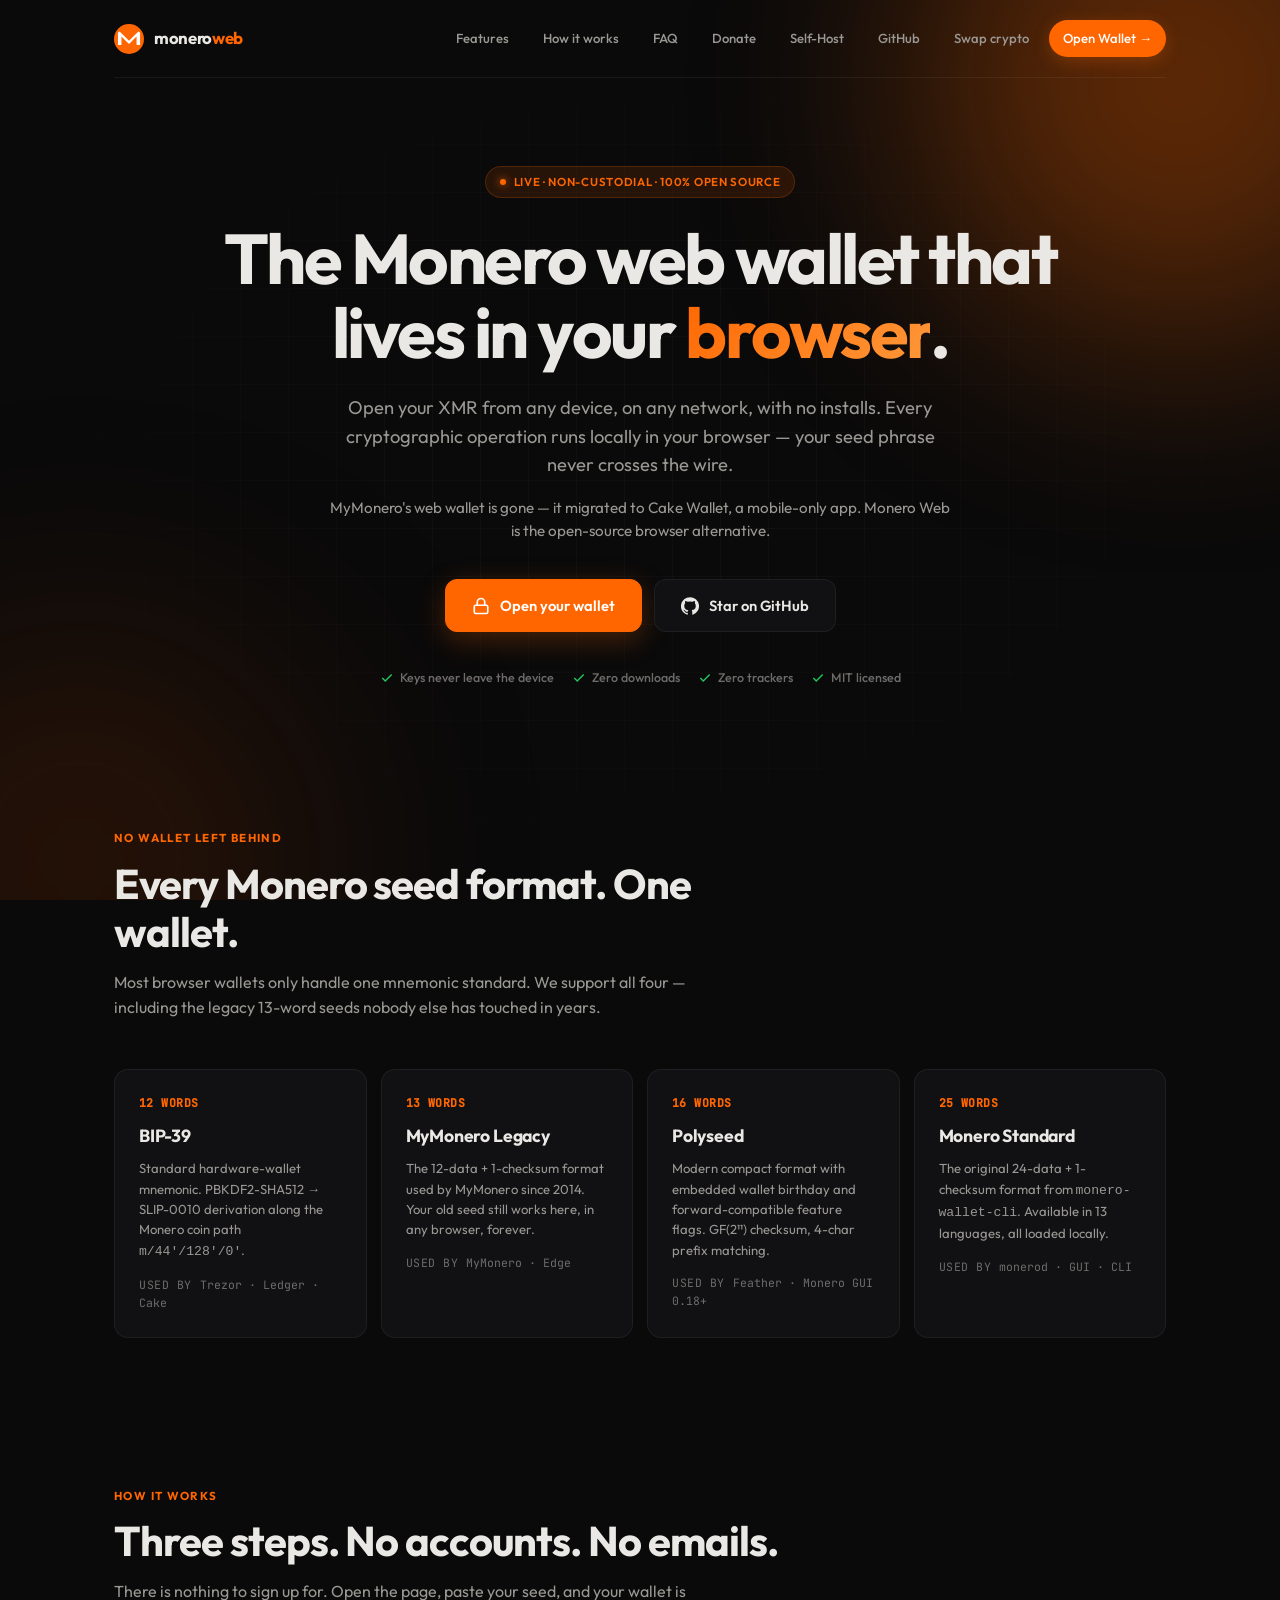
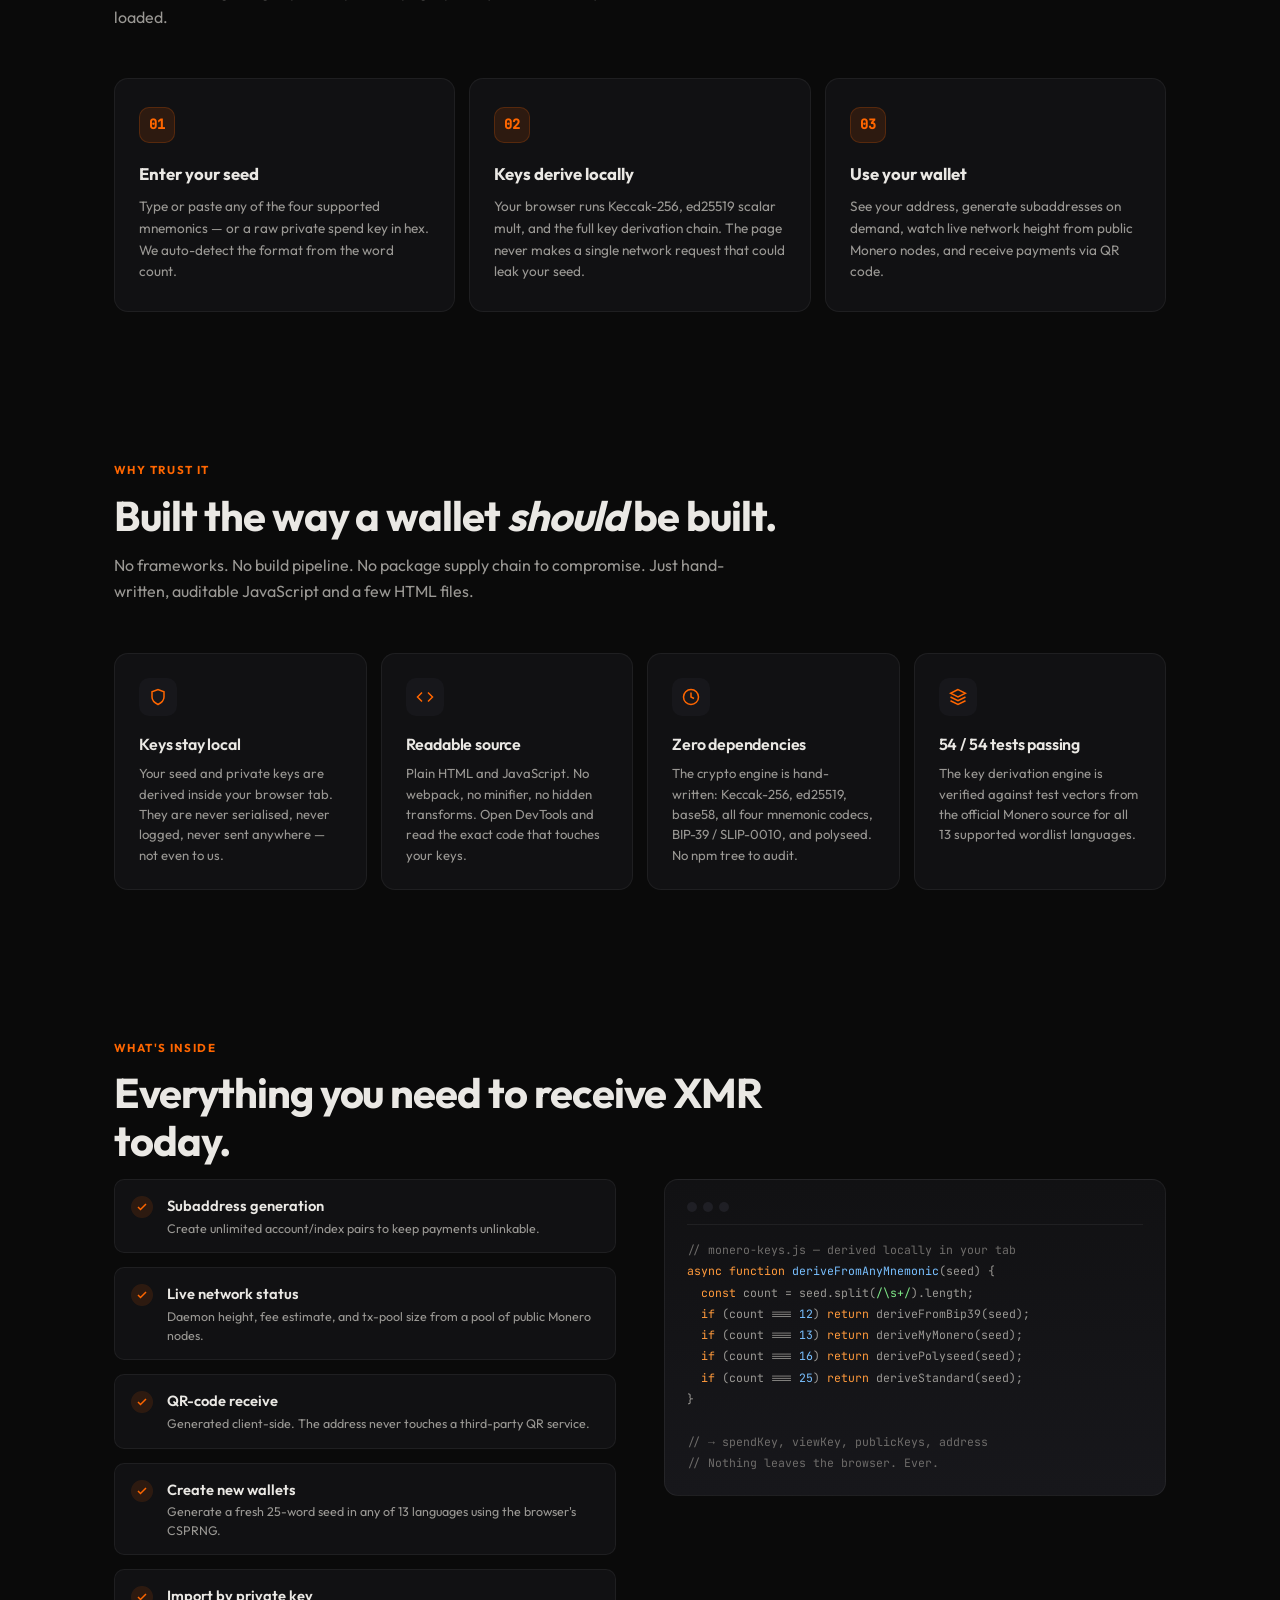
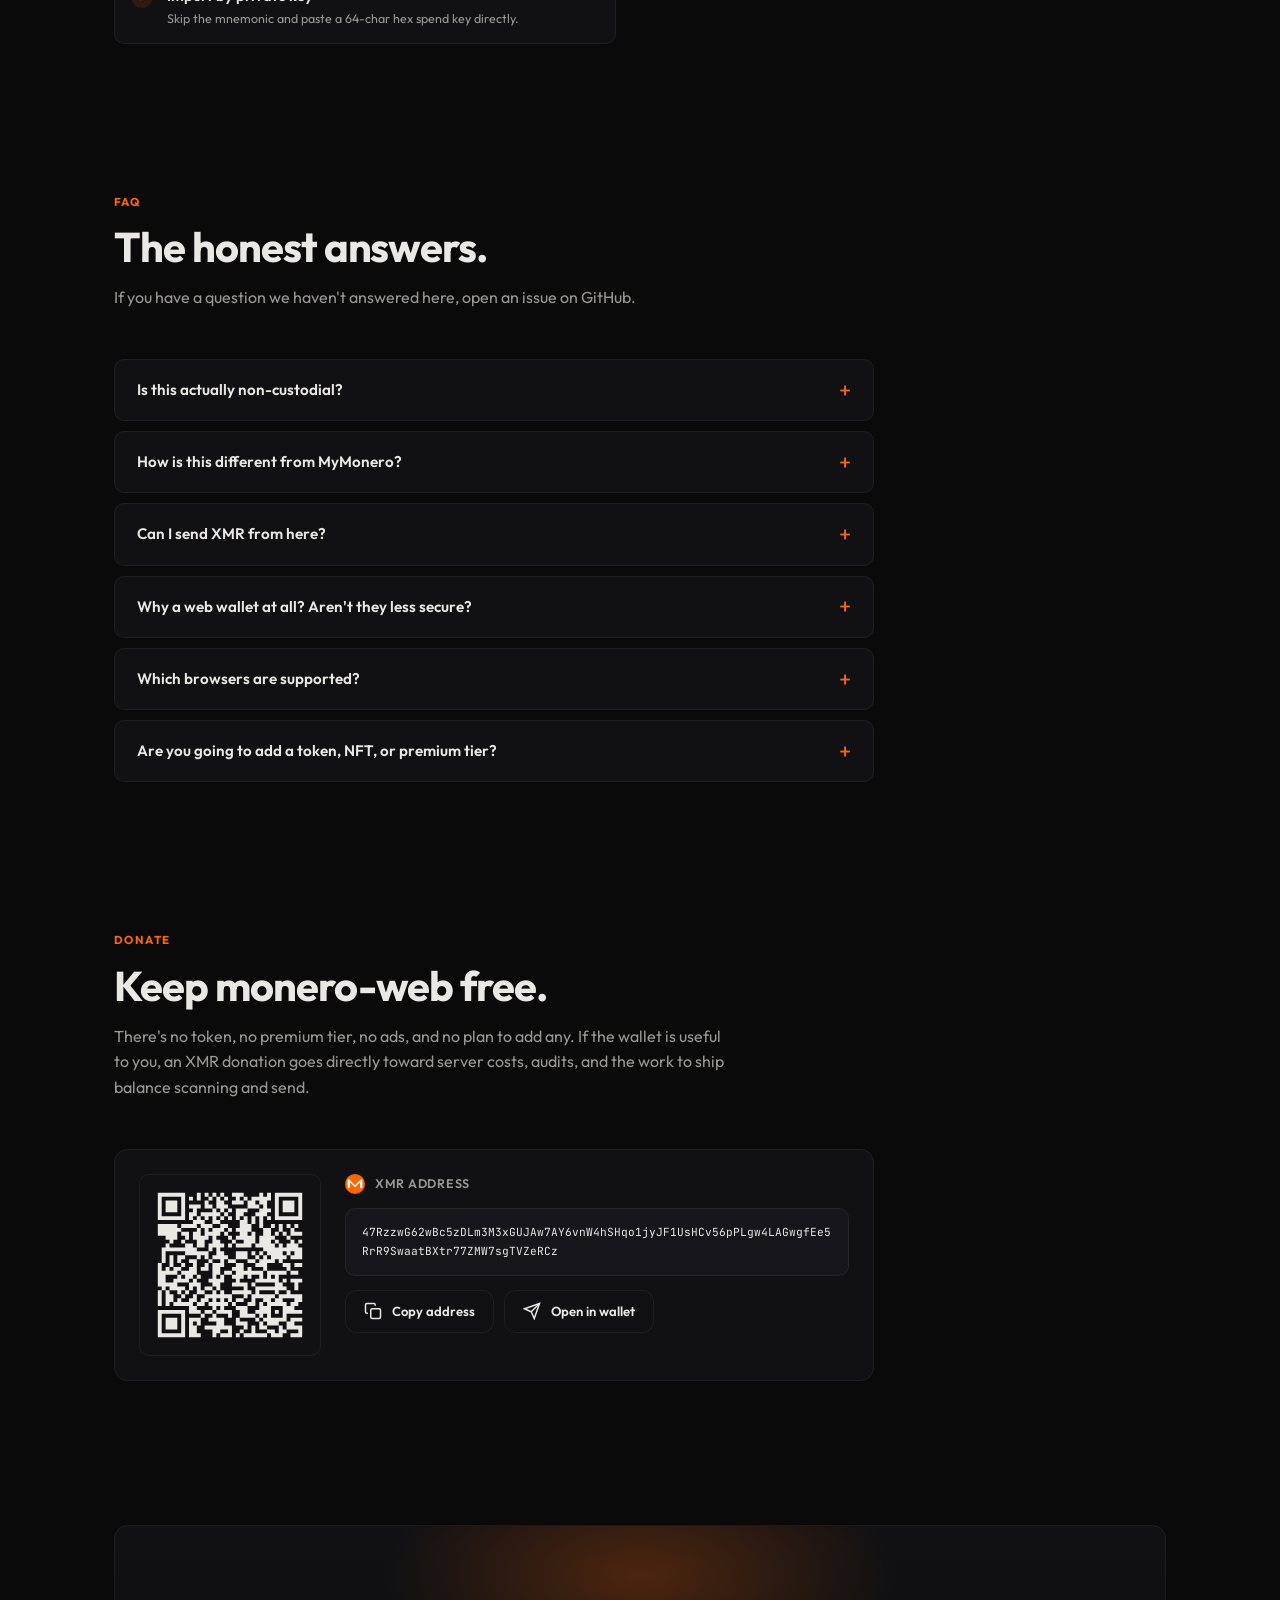
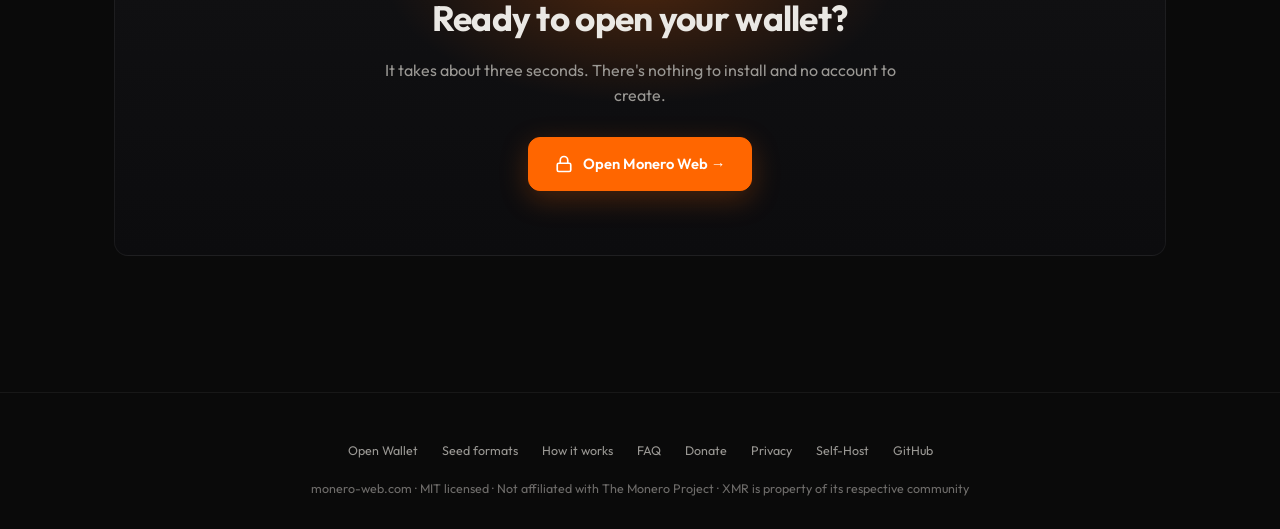
<file: index.html>
<!DOCTYPE html>
<html lang="en">
<head>
<meta charset="UTF-8">
<meta name="viewport" content="width=device-width, initial-scale=1.0">
<title>Monero Web — Free Open-Source Monero Web Wallet | MyMonero Alternative</title>
<meta name="description" content="Free, open-source Monero web wallet — the browser alternative now that MyMonero's web wallet is gone. Non-custodial, client-side signing. Supports BIP-39, MyMonero 13-word, Polyseed and 25-word seeds. No downloads. Your keys never leave your device.">
<meta name="keywords" content="monero wallet, xmr web wallet, monero browser wallet, mymonero alternative, polyseed, bip39 monero, non-custodial monero, open source xmr">
<link rel="canonical" href="https://monero-web.com">
<link rel="sitemap" type="application/xml" href="/sitemap.xml">

<meta property="og:title" content="Monero Web — Open-Source Monero Web Wallet in your Browser">
<meta property="og:description" content="Access your Monero from any browser. Four seed formats. Non-custodial. Open source. Zero downloads.">
<meta property="og:url" content="https://monero-web.com">
<meta property="og:type" content="website">
<meta property="og:image" content="https://monero-web.com/assets/social-card.png">
<meta property="og:image:width" content="1200">
<meta property="og:image:height" content="630">
<meta property="og:image:alt" content="monero-web — non-custodial Monero wallet in your browser. Supports BIP-39, MyMonero, Polyseed, and 25-word standard seeds.">
<meta name="twitter:card" content="summary_large_image">
<meta name="twitter:image" content="https://monero-web.com/assets/social-card.png">

<script type="application/ld+json">
{
  "@context": "https://schema.org",
  "@type": "WebApplication",
  "name": "Monero Web",
  "url": "https://monero-web.com",
  "description": "Free, open-source Monero web wallet. Non-custodial with client-side signing. Supports BIP-39, MyMonero 13-word, Polyseed and 25-word standard seeds.",
  "applicationCategory": "FinanceApplication",
  "operatingSystem": "Any modern browser",
  "offers": { "@type": "Offer", "price": "0", "priceCurrency": "USD" },
  "isAccessibleForFree": true
}
</script>

<script type="application/ld+json">
{
  "@context": "https://schema.org",
  "@type": "Organization",
  "name": "Monero Web",
  "url": "https://monero-web.com",
  "logo": "https://monero-web.com/assets/social-card.png",
  "description": "Free, open-source, non-custodial Monero web wallet running entirely in the browser.",
  "sameAs": [
    "https://github.com/Medtabka/monero-web"
  ]
}
</script>

<script type="application/ld+json">
{
  "@context": "https://schema.org",
  "@type": "FAQPage",
  "mainEntity": [
    {
      "@type": "Question",
      "name": "Is this actually non-custodial?",
      "acceptedAnswer": {
        "@type": "Answer",
        "text": "Yes. Your seed and private keys never leave your browser tab. The wallet only talks to the network for read-only RPC calls (block height, fee estimate) — and those calls don't include any of your keys."
      }
    },
    {
      "@type": "Question",
      "name": "How is this different from MyMonero?",
      "acceptedAnswer": {
        "@type": "Answer",
        "text": "MyMonero was a light-wallet service that scanned the blockchain on your behalf using your view key. Monero Web runs the same architecture with a self-hosted light-wallet server (monero-lws). Your spend key never leaves your browser. The entire stack is open source and self-hostable."
      }
    },
    {
      "@type": "Question",
      "name": "Can I send XMR from this web wallet?",
      "acceptedAnswer": {
        "@type": "Answer",
        "text": "Yes. The wallet uses a light-wallet server (monero-lws) to scan the blockchain for your spendable outputs, then constructs and signs the transaction entirely in your browser using WebAssembly. Your spend key never leaves your browser tab."
      }
    },
    {
      "@type": "Question",
      "name": "Why a web wallet? Aren't they less secure?",
      "acceptedAnswer": {
        "@type": "Answer",
        "text": "A web wallet you can read the source of is no less secure than a desktop app — both run code on hardware you control. We mitigate supply-chain risk with zero npm dependencies, no build pipeline, and strict CSP. You can also clone the repo and serve it locally."
      }
    },
    {
      "@type": "Question",
      "name": "Which browsers are supported?",
      "acceptedAnswer": {
        "@type": "Answer",
        "text": "Anything modern with SubtleCrypto and BigInt — Chrome, Firefox, Safari, Brave, Edge, Tor Browser. No special permissions, no extensions."
      }
    },
    {
      "@type": "Question",
      "name": "Are you going to add a token, NFT, or premium tier?",
      "acceptedAnswer": {
        "@type": "Answer",
        "text": "No. The wallet is MIT-licensed, free, and will stay that way. There is no token, no fee, no premium plan."
      }
    }
  ]
}
</script>

<link rel="icon" type="image/svg+xml" href="/favicon.svg">
<link rel="icon" type="image/x-icon" href="/favicon.ico" sizes="any">
<link rel="stylesheet" href="/fonts/fonts.css">

<style>
:root {
  --bg:#0a0a0a; --surface:#111113; --surface-2:#17171b; --surface-3:#1f1f25;
  --border:rgba(255,255,255,0.06); --border-strong:rgba(255,255,255,0.12);
  --text:#eae8e4; --text-mid:#9a9894; --text-dim:#6e6c6a;
  --xmr:#ff6600; --xmr-dim:rgba(255,102,0,0.12); --xmr-glow:rgba(255,102,0,0.25);
  --success:#22c55e; --radius:14px; --radius-sm:10px;
}
*{margin:0;padding:0;box-sizing:border-box}
/* Stop the I-beam text caret from appearing on decorative UI when clicked.
   Re-enable selection for actual content people may want to copy. */
body{user-select:none;-webkit-user-select:none;cursor:default}
input,textarea{user-select:text;-webkit-user-select:text;cursor:text}
code,pre,.preview,.faq p{user-select:text;-webkit-user-select:text;cursor:text}
button,a,.btn,.faq summary{cursor:pointer}
html{background:var(--bg);color:var(--text);font-family:'Outfit',sans-serif;font-size:16px;-webkit-font-smoothing:antialiased;scroll-behavior:smooth}
body{min-height:100dvh;display:flex;flex-direction:column;overflow-x:hidden;line-height:1.6}
a{color:inherit;text-decoration:none}
img,svg{display:block}

.container{width:100%;max-width:1100px;margin:0 auto;padding:0 24px}

/* ── Ambient background ── */
.ambient{position:fixed;inset:0;z-index:0;pointer-events:none;overflow:hidden}
.orb{position:absolute;border-radius:50%;filter:blur(120px);opacity:.35}
.orb-1{width:520px;height:520px;background:#ff6600;top:-180px;right:-160px}
.orb-2{width:480px;height:480px;background:#7c2d00;bottom:-200px;left:-160px;opacity:.25}
.grid-bg{position:fixed;inset:0;z-index:1;background-image:linear-gradient(rgba(255,255,255,0.025) 1px,transparent 1px),linear-gradient(90deg,rgba(255,255,255,0.025) 1px,transparent 1px);background-size:48px 48px;mask-image:radial-gradient(ellipse at center,#000 25%,transparent 75%);pointer-events:none}

.page{position:relative;z-index:2;flex:1;display:flex;flex-direction:column}

/* ── Nav ── */
nav{padding:20px 0;display:flex;align-items:center;justify-content:space-between;border-bottom:1px solid var(--border)}
.logo{display:flex;align-items:center;gap:10px}
.logo svg{width:30px;height:30px}
.logo-text{font-size:1.05rem;font-weight:700;letter-spacing:-0.02em}
.logo-text span{color:var(--xmr)}
.nav-right{display:flex;align-items:center;gap:6px}
.nav-right a{color:var(--text-mid);font-size:.82rem;font-weight:500;padding:8px 14px;border-radius:100px;transition:all .25s}
.nav-right a:hover{color:var(--text);background:var(--surface-2)}
.nav-right a.cta{background:var(--xmr);color:#fff;box-shadow:0 4px 16px var(--xmr-glow)}
.nav-right a.cta:hover{background:#e85d00}

/* ── Hero ── */
.hero{padding:88px 0 64px;text-align:center}
.hero-badge{display:inline-flex;align-items:center;gap:8px;background:var(--xmr-dim);border:1px solid rgba(255,102,0,0.2);color:var(--xmr);font-size:.72rem;font-weight:600;padding:6px 14px;border-radius:100px;margin-bottom:24px;text-transform:uppercase;letter-spacing:.06em}
.hero-badge .dot{width:6px;height:6px;border-radius:50%;background:var(--xmr);box-shadow:0 0 8px var(--xmr)}
.hero h1{font-size:clamp(2.4rem,6vw,4.4rem);font-weight:800;letter-spacing:-0.035em;line-height:1.05;margin-bottom:24px}
.hero h1 .accent{background:linear-gradient(135deg,#ff6600 0%,#ff9a3c 100%);-webkit-background-clip:text;background-clip:text;color:transparent}
.hero p.lead{font-size:1.15rem;color:var(--text-mid);max-width:620px;margin:0 auto 36px;line-height:1.55}
.hero-cta{display:flex;gap:12px;justify-content:center;flex-wrap:wrap;margin-bottom:36px}
.btn{display:inline-flex;align-items:center;gap:10px;padding:14px 26px;border-radius:12px;font-family:'Outfit',sans-serif;font-size:.92rem;font-weight:600;cursor:pointer;border:1px solid var(--border);transition:all .25s;text-decoration:none}
.btn svg{width:18px;height:18px}
.btn-primary{background:var(--xmr);border-color:var(--xmr);color:#fff;box-shadow:0 8px 28px var(--xmr-glow)}
.btn-primary:hover{background:#e85d00;transform:translateY(-1px)}
.btn-ghost{background:var(--surface);color:var(--text)}
.btn-ghost:hover{background:var(--surface-2);border-color:var(--border-strong)}
.trust-strip{display:flex;gap:18px;justify-content:center;flex-wrap:wrap;color:var(--text-dim);font-size:.78rem;font-weight:500}
.trust-strip span{display:inline-flex;align-items:center;gap:6px}
.trust-strip svg{width:14px;height:14px;color:var(--success)}

/* ── Section ── */
section{padding:72px 0;position:relative}
.section-eyebrow{display:inline-block;font-size:.72rem;color:var(--xmr);font-weight:700;text-transform:uppercase;letter-spacing:.12em;margin-bottom:12px}
.section-title{font-size:clamp(1.8rem,3.5vw,2.6rem);font-weight:700;letter-spacing:-0.025em;line-height:1.15;margin-bottom:14px;max-width:680px}
.section-sub{color:var(--text-mid);font-size:1rem;max-width:620px;margin-bottom:48px}

/* ── Seed-format grid ── */
.seed-grid{display:grid;grid-template-columns:repeat(auto-fit,minmax(240px,1fr));gap:14px}
.seed-card{background:var(--surface);border:1px solid var(--border);border-radius:var(--radius);padding:24px;transition:all .25s;position:relative;overflow:hidden}
.seed-card:hover{border-color:var(--border-strong);transform:translateY(-2px)}
.seed-card .num{font-family:'JetBrains Mono',monospace;font-size:.72rem;color:var(--xmr);font-weight:600;margin-bottom:10px;letter-spacing:.04em}
.seed-card h3{font-size:1.1rem;font-weight:700;margin-bottom:8px;letter-spacing:-0.01em}
.seed-card p{font-size:.82rem;color:var(--text-mid);line-height:1.55;margin-bottom:14px}
.seed-card .users{font-size:.72rem;color:var(--text-dim);font-family:'JetBrains Mono',monospace}
.seed-card .users::before{content:"used by  ";color:var(--text-dim);text-transform:uppercase;letter-spacing:.05em}

/* ── How it works ── */
.steps{display:grid;grid-template-columns:repeat(auto-fit,minmax(260px,1fr));gap:14px}
.step{background:var(--surface);border:1px solid var(--border);border-radius:var(--radius);padding:28px 24px;position:relative}
.step-num{display:flex;align-items:center;justify-content:center;width:36px;height:36px;border-radius:10px;background:var(--xmr-dim);color:var(--xmr);font-weight:700;font-family:'JetBrains Mono',monospace;font-size:.85rem;margin-bottom:18px;border:1px solid rgba(255,102,0,0.2)}
.step h3{font-size:1.05rem;font-weight:700;margin-bottom:8px}
.step p{color:var(--text-mid);font-size:.85rem;line-height:1.6}

/* ── Trust grid ── */
.trust-grid{display:grid;grid-template-columns:repeat(auto-fit,minmax(240px,1fr));gap:14px}
.trust-card{background:var(--surface);border:1px solid var(--border);border-radius:var(--radius);padding:24px}
.trust-card .icon{width:38px;height:38px;border-radius:10px;background:var(--surface-2);display:flex;align-items:center;justify-content:center;margin-bottom:16px;color:var(--xmr)}
.trust-card .icon svg{width:18px;height:18px}
.trust-card h3{font-size:1rem;font-weight:600;margin-bottom:6px;letter-spacing:-0.01em}
.trust-card p{font-size:.82rem;color:var(--text-mid);line-height:1.55}

/* ── Feature list ── */
.features-row{display:grid;grid-template-columns:1fr 1fr;gap:48px;align-items:start}
@media (max-width:780px){.features-row{grid-template-columns:1fr;gap:24px}}
.feature-list{display:flex;flex-direction:column;gap:14px}
.feature-item{display:flex;gap:14px;padding:14px 16px;background:var(--surface);border:1px solid var(--border);border-radius:var(--radius-sm)}
.feature-item .check{flex-shrink:0;width:22px;height:22px;border-radius:50%;background:var(--xmr-dim);color:var(--xmr);display:flex;align-items:center;justify-content:center;margin-top:2px}
.feature-item .check svg{width:12px;height:12px}
.feature-item h4{font-size:.92rem;font-weight:600;margin-bottom:2px}
.feature-item p{font-size:.78rem;color:var(--text-mid);line-height:1.5}

/* ── Code preview card ── */
.preview{background:linear-gradient(180deg,var(--surface) 0%,var(--surface-2) 100%);border:1px solid var(--border);border-radius:var(--radius);padding:22px;font-family:'JetBrains Mono',monospace;font-size:.72rem;color:var(--text-mid);line-height:1.85;position:relative}
.preview .preview-bar{display:flex;gap:6px;margin-bottom:14px;padding-bottom:12px;border-bottom:1px solid var(--border)}
.preview .preview-bar i{width:10px;height:10px;border-radius:50%;background:var(--surface-3)}
.preview .k{color:#ff9a3c}
.preview .s{color:#7ee787}
.preview .c{color:var(--text-dim)}
.preview .v{color:#79c0ff}

/* ── FAQ ── */
.faq{display:flex;flex-direction:column;gap:10px;max-width:760px}
.faq details{background:var(--surface);border:1px solid var(--border);border-radius:var(--radius-sm);padding:18px 22px;transition:border-color .2s}
.faq details[open]{border-color:var(--border-strong)}
.faq summary{cursor:pointer;font-weight:600;font-size:.95rem;list-style:none;display:flex;justify-content:space-between;align-items:center;gap:12px}
.faq summary::-webkit-details-marker{display:none}
.faq summary::after{content:"+";color:var(--xmr);font-size:1.4rem;font-weight:300;line-height:1;transition:transform .2s}
.faq details[open] summary::after{content:"−"}
.faq p{color:var(--text-mid);font-size:.86rem;line-height:1.65;margin-top:12px}
.faq a{color:var(--xmr);border-bottom:1px solid rgba(255,102,0,0.3)}

/* ── Final CTA ── */
.final-cta{text-align:center;background:linear-gradient(180deg,var(--surface) 0%,#0c0c0e 100%);border:1px solid var(--border);border-radius:var(--radius);padding:64px 32px;position:relative;overflow:hidden}
.final-cta::before{content:"";position:absolute;top:-100px;left:50%;transform:translateX(-50%);width:600px;height:300px;background:radial-gradient(ellipse at center,var(--xmr-glow) 0%,transparent 60%);pointer-events:none}
.final-cta > *{position:relative}
.final-cta h2{font-size:clamp(1.6rem,3vw,2.2rem);font-weight:700;letter-spacing:-0.02em;margin-bottom:12px}
.final-cta p{color:var(--text-mid);margin-bottom:28px;max-width:520px;margin-left:auto;margin-right:auto}

/* ── Footer ── */
footer{padding:48px 0 32px;border-top:1px solid var(--border);margin-top:64px;color:var(--text-dim);font-size:.78rem}
.footer-row{display:flex;gap:24px;justify-content:center;flex-wrap:wrap;margin-bottom:18px}
.footer-row a{color:var(--text-mid);transition:color .2s}
.footer-row a:hover{color:var(--text)}
.footer-meta{text-align:center;color:var(--text-dim)}

@media (max-width:640px){
  .donate-card{grid-template-columns:1fr !important;justify-items:center}
  .donate-card > div:first-child{margin:0 auto}
}
@media (max-width:680px){
  .hero{padding:56px 0 40px}
  section{padding:56px 0}
  nav{padding:14px 0}
  .nav-right a:not(.cta){display:none}
}
</style>
</head>
<body>

<div class="ambient"><div class="orb orb-1"></div><div class="orb orb-2"></div></div>
<div class="grid-bg"></div>

<div class="page">

  <!-- ─── NAV ─── -->
  <header>
    <div class="container">
      <nav>
        <a href="/" class="logo">
          <svg viewBox="0 0 256 256"><circle cx="128" cy="128" r="128" fill="#ff6600"/><path d="M63.5 178.2V105.7l64.5 64.5 64.5-64.5v72.5h29.8v-99.9c0-6.7-5.4-12.1-12.1-12.1-3.2 0-6.3 1.3-8.6 3.5L128 143.3 54.4 69.7c-2.3-2.3-5.3-3.5-8.6-3.5-6.7 0-12.1 5.4-12.1 12.1v99.9h29.8z" fill="#fff"/></svg>
          <div class="logo-text">monero<span>web</span></div>
        </a>
        <div class="nav-right">
          <a href="#features">Features</a>
          <a href="#how">How it works</a>
          <a href="#faq">FAQ</a>
          <a href="#donate">Donate</a>
          <a href="/self-host">Self-Host</a>
          <a href="https://github.com/Medtabka/monero-web" target="_blank" rel="noopener">GitHub</a>
          <a href="#" class="swap-popup-trigger">Swap crypto</a>
          <a href="/verify" class="cta">Open Wallet →</a>
        </div>
      </nav>
    </div>
  </header>

  <!-- ─── HERO ─── -->
  <section class="hero">
    <div class="container">
      <div class="hero-badge"><span class="dot"></span> Live · Non-Custodial · 100% Open Source</div>
      <h1>The Monero web wallet that<br>lives in your <span class="accent">browser</span>.</h1>
      <p class="lead">Open your XMR from any device, on any network, with no installs. Every cryptographic operation runs locally in your browser — your seed phrase never crosses the wire.</p>
      <p class="lead" style="font-size:.95rem;margin-top:-20px">MyMonero's web wallet is gone — it migrated to Cake Wallet, a mobile-only app. Monero Web is the open-source browser alternative.</p>
      <div class="hero-cta">
        <a href="/verify" class="btn btn-primary">
          <svg fill="none" stroke="currentColor" stroke-width="2.2" viewBox="0 0 24 24"><rect x="3" y="11" width="18" height="11" rx="2"/><path d="M7 11V7a5 5 0 0 1 10 0v4"/></svg>
          Open your wallet
        </a>
        <a href="https://github.com/Medtabka/monero-web" target="_blank" rel="noopener" class="btn btn-ghost">
          <svg fill="currentColor" viewBox="0 0 24 24"><path d="M12 .3a12 12 0 00-3.79 23.4c.6.1.82-.26.82-.58v-2.05c-3.34.73-4.04-1.61-4.04-1.61-.55-1.39-1.34-1.76-1.34-1.76-1.09-.74.08-.73.08-.73 1.21.09 1.84 1.24 1.84 1.24 1.07 1.84 2.81 1.31 3.5 1 .1-.78.42-1.31.76-1.61-2.67-.3-5.47-1.34-5.47-5.95 0-1.31.47-2.39 1.24-3.23-.13-.31-.54-1.54.12-3.21 0 0 1.01-.32 3.3 1.23a11.45 11.45 0 016 0c2.3-1.55 3.3-1.23 3.3-1.23.66 1.67.25 2.9.12 3.21.77.84 1.24 1.92 1.24 3.23 0 4.62-2.81 5.65-5.49 5.94.43.37.81 1.1.81 2.22v3.29c0 .32.22.69.83.58A12 12 0 0012 .3"/></svg>
          Star on GitHub
        </a>
      </div>
      <div class="trust-strip">
        <span><svg fill="none" stroke="currentColor" stroke-width="2.5" viewBox="0 0 24 24"><polyline points="20 6 9 17 4 12"/></svg> Keys never leave the device</span>
        <span><svg fill="none" stroke="currentColor" stroke-width="2.5" viewBox="0 0 24 24"><polyline points="20 6 9 17 4 12"/></svg> Zero downloads</span>
        <span><svg fill="none" stroke="currentColor" stroke-width="2.5" viewBox="0 0 24 24"><polyline points="20 6 9 17 4 12"/></svg> Zero trackers</span>
        <span><svg fill="none" stroke="currentColor" stroke-width="2.5" viewBox="0 0 24 24"><polyline points="20 6 9 17 4 12"/></svg> MIT licensed</span>
      </div>
    </div>
  </section>

  <!-- ─── SEED FORMATS ─── -->
  <section id="formats">
    <div class="container">
      <span class="section-eyebrow">No wallet left behind</span>
      <h2 class="section-title">Every Monero seed format. One wallet.</h2>
      <p class="section-sub">Most browser wallets only handle one mnemonic standard. We support all four — including the legacy 13-word seeds nobody else has touched in years.</p>
      <div class="seed-grid">
        <div class="seed-card">
          <div class="num">12 WORDS</div>
          <h3>BIP-39</h3>
          <p>Standard hardware-wallet mnemonic. PBKDF2-SHA512 → SLIP-0010 derivation along the Monero coin path <code>m/44'/128'/0'</code>.</p>
          <div class="users">Trezor · Ledger · Cake</div>
        </div>
        <div class="seed-card">
          <div class="num">13 WORDS</div>
          <h3>MyMonero Legacy</h3>
          <p>The 12-data + 1-checksum format used by MyMonero since 2014. Your old seed still works here, in any browser, forever.</p>
          <div class="users">MyMonero · Edge</div>
        </div>
        <div class="seed-card">
          <div class="num">16 WORDS</div>
          <h3>Polyseed</h3>
          <p>Modern compact format with embedded wallet birthday and forward-compatible feature flags. GF(2¹¹) checksum, 4-char prefix matching.</p>
          <div class="users">Feather · Monero GUI 0.18+</div>
        </div>
        <div class="seed-card">
          <div class="num">25 WORDS</div>
          <h3>Monero Standard</h3>
          <p>The original 24-data + 1-checksum format from <code>monero-wallet-cli</code>. Available in 13 languages, all loaded locally.</p>
          <div class="users">monerod · GUI · CLI</div>
        </div>
      </div>
    </div>
  </section>

  <!-- ─── HOW IT WORKS ─── -->
  <section id="how">
    <div class="container">
      <span class="section-eyebrow">How it works</span>
      <h2 class="section-title">Three steps. No accounts. No emails.</h2>
      <p class="section-sub">There is nothing to sign up for. Open the page, paste your seed, and your wallet is loaded.</p>
      <div class="steps">
        <div class="step">
          <div class="step-num">01</div>
          <h3>Enter your seed</h3>
          <p>Type or paste any of the four supported mnemonics — or a raw private spend key in hex. We auto-detect the format from the word count.</p>
        </div>
        <div class="step">
          <div class="step-num">02</div>
          <h3>Keys derive locally</h3>
          <p>Your browser runs Keccak-256, ed25519 scalar mult, and the full key derivation chain. The page never makes a single network request that could leak your seed.</p>
        </div>
        <div class="step">
          <div class="step-num">03</div>
          <h3>Use your wallet</h3>
          <p>See your address, generate subaddresses on demand, watch live network height from public Monero nodes, and receive payments via QR code.</p>
        </div>
      </div>
    </div>
  </section>

  <!-- ─── WHY TRUST ─── -->
  <section>
    <div class="container">
      <span class="section-eyebrow">Why trust it</span>
      <h2 class="section-title">Built the way a wallet <em>should</em> be built.</h2>
      <p class="section-sub">No frameworks. No build pipeline. No package supply chain to compromise. Just hand-written, auditable JavaScript and a few HTML files.</p>
      <div class="trust-grid">
        <div class="trust-card">
          <div class="icon"><svg fill="none" stroke="currentColor" stroke-width="2" viewBox="0 0 24 24"><path d="M12 22s8-4 8-10V5l-8-3-8 3v7c0 6 8 10 8 10z"/></svg></div>
          <h3>Keys stay local</h3>
          <p>Your seed and private keys are derived inside your browser tab. They are never serialised, never logged, never sent anywhere — not even to us.</p>
        </div>
        <div class="trust-card">
          <div class="icon"><svg fill="none" stroke="currentColor" stroke-width="2" viewBox="0 0 24 24"><path d="M16 18l6-6-6-6"/><path d="M8 6L2 12l6 6"/></svg></div>
          <h3>Readable source</h3>
          <p>Plain HTML and JavaScript. No webpack, no minifier, no hidden transforms. Open DevTools and read the exact code that touches your keys.</p>
        </div>
        <div class="trust-card">
          <div class="icon"><svg fill="none" stroke="currentColor" stroke-width="2" viewBox="0 0 24 24"><circle cx="12" cy="12" r="10"/><path d="M12 6v6l4 2"/></svg></div>
          <h3>Zero dependencies</h3>
          <p>The crypto engine is hand-written: Keccak-256, ed25519, base58, all four mnemonic codecs, BIP-39 / SLIP-0010, and polyseed. No npm tree to audit.</p>
        </div>
        <div class="trust-card">
          <div class="icon"><svg fill="none" stroke="currentColor" stroke-width="2" viewBox="0 0 24 24"><path d="M12 2L2 7l10 5 10-5-10-5z"/><path d="M2 17l10 5 10-5"/><path d="M2 12l10 5 10-5"/></svg></div>
          <h3>54 / 54 tests passing</h3>
          <p>The key derivation engine is verified against test vectors from the official Monero source for all 13 supported wordlist languages.</p>
        </div>
      </div>
    </div>
  </section>

  <!-- ─── FEATURES ─── -->
  <section id="features">
    <div class="container">
      <span class="section-eyebrow">What's inside</span>
      <h2 class="section-title">Everything you need to receive XMR today.</h2>
      <div class="features-row">
        <div class="feature-list">
          <div class="feature-item">
            <div class="check"><svg fill="none" stroke="currentColor" stroke-width="3" viewBox="0 0 24 24"><polyline points="20 6 9 17 4 12"/></svg></div>
            <div><h4>Subaddress generation</h4><p>Create unlimited account/index pairs to keep payments unlinkable.</p></div>
          </div>
          <div class="feature-item">
            <div class="check"><svg fill="none" stroke="currentColor" stroke-width="3" viewBox="0 0 24 24"><polyline points="20 6 9 17 4 12"/></svg></div>
            <div><h4>Live network status</h4><p>Daemon height, fee estimate, and tx-pool size from a pool of public Monero nodes.</p></div>
          </div>
          <div class="feature-item">
            <div class="check"><svg fill="none" stroke="currentColor" stroke-width="3" viewBox="0 0 24 24"><polyline points="20 6 9 17 4 12"/></svg></div>
            <div><h4>QR-code receive</h4><p>Generated client-side. The address never touches a third-party QR service.</p></div>
          </div>
          <div class="feature-item">
            <div class="check"><svg fill="none" stroke="currentColor" stroke-width="3" viewBox="0 0 24 24"><polyline points="20 6 9 17 4 12"/></svg></div>
            <div><h4>Create new wallets</h4><p>Generate a fresh 25-word seed in any of 13 languages using the browser's CSPRNG.</p></div>
          </div>
          <div class="feature-item">
            <div class="check"><svg fill="none" stroke="currentColor" stroke-width="3" viewBox="0 0 24 24"><polyline points="20 6 9 17 4 12"/></svg></div>
            <div><h4>Import by private key</h4><p>Skip the mnemonic and paste a 64-char hex spend key directly.</p></div>
          </div>
        </div>
        <div class="preview">
          <div class="preview-bar"><i></i><i></i><i></i></div>
<span class="c">// monero-keys.js — derived locally in your tab</span><br>
<span class="k">async function</span> <span class="v">deriveFromAnyMnemonic</span>(seed) {<br>
&nbsp;&nbsp;<span class="k">const</span> count = seed.split(<span class="s">/\s+/</span>).length;<br>
&nbsp;&nbsp;<span class="k">if</span> (count === <span class="v">12</span>) <span class="k">return</span> deriveFromBip39(seed);<br>
&nbsp;&nbsp;<span class="k">if</span> (count === <span class="v">13</span>) <span class="k">return</span> deriveMyMonero(seed);<br>
&nbsp;&nbsp;<span class="k">if</span> (count === <span class="v">16</span>) <span class="k">return</span> derivePolyseed(seed);<br>
&nbsp;&nbsp;<span class="k">if</span> (count === <span class="v">25</span>) <span class="k">return</span> deriveStandard(seed);<br>
}<br><br>
<span class="c">// → spendKey, viewKey, publicKeys, address</span><br>
<span class="c">// Nothing leaves the browser. Ever.</span>
        </div>
      </div>
    </div>
  </section>

  <!-- ─── FAQ ─── -->
  <section id="faq">
    <div class="container">
      <span class="section-eyebrow">FAQ</span>
      <h2 class="section-title">The honest answers.</h2>
      <p class="section-sub">If you have a question we haven't answered here, open an issue on GitHub.</p>

      <div class="faq">
        <details>
          <summary>Is this actually non-custodial?</summary>
          <p>Yes. Your seed and private keys never leave your browser tab. The wallet only talks to the network for read-only RPC calls (block height, fee estimate) — and those calls don't include any of your keys. You can verify this in DevTools → Network.</p>
        </details>
        <details>
          <summary>How is this different from MyMonero?</summary>
          <p>MyMonero was a light-wallet service: a server scanned the blockchain on your behalf using your view key. We run the same architecture — our self-hosted light-wallet server (monero-lws) scans the blockchain using your view key so you can see balances and send transactions. Your spend key never leaves your browser. The key difference: our server is self-hosted on infrastructure we control, and the entire stack (site + node + LWS) is open source and self-hostable.</p>
        </details>
        <details>
          <summary>Can I send XMR from here?</summary>
          <p>Yes. The wallet uses a light-wallet server (monero-lws, running on our self-hosted VPS) to scan the blockchain for your spendable outputs, then constructs and signs the transaction entirely in your browser using WebAssembly. Your spend key never leaves your browser tab — the server only sees your view key (for scanning) and the final signed transaction hex (for broadcasting). This is the same architecture MyMonero used for 12 years.</p>
        </details>
        <details>
          <summary>Why a web wallet at all? Aren't they less secure?</summary>
          <p>A web wallet you can read the source of is no less secure than a desktop app you can read the source of — both run code the developer wrote on hardware you control. The real risk with web wallets is supply-chain compromise. We mitigate that by having zero npm dependencies, no build pipeline, and serving static files with a strict CSP. You can also clone the repo and serve it locally.</p>
        </details>
        <details>
          <summary>Which browsers are supported?</summary>
          <p>Anything modern with SubtleCrypto and BigInt — Chrome, Firefox, Safari, Brave, Edge, Tor Browser. No special permissions, no extensions.</p>
        </details>
        <details>
          <summary>Are you going to add a token, NFT, or premium tier?</summary>
          <p>No. The wallet is MIT-licensed, free, and will stay that way. There is no token, no fee, no premium plan. If you want to support the project, star it on GitHub or contribute code.</p>
        </details>
      </div>
    </div>
  </section>

  <!-- ─── DONATE ─── -->
  <section id="donate">
    <div class="container">
      <span class="section-eyebrow">Donate</span>
      <h2 class="section-title">Keep monero-web free.</h2>
      <p class="section-sub">There's no token, no premium tier, no ads, and no plan to add any. If the wallet is useful to you, an XMR donation goes directly toward server costs, audits, and the work to ship balance scanning and send.</p>
      <div class="donate-card" style="background:var(--surface);border:1px solid var(--border);border-radius:var(--radius);padding:24px;max-width:760px;display:grid;grid-template-columns:auto 1fr;gap:24px;align-items:start">
        <div style="background:#111113;padding:10px;border-radius:10px;border:1px solid var(--border);flex-shrink:0">
          <img src="/donation-qr.svg" alt="Monero donation QR code" width="160" height="160" style="display:block;width:160px;height:160px">
        </div>
        <div style="min-width:0">
        <div style="display:flex;align-items:center;gap:10px;margin-bottom:14px">
          <svg width="20" height="20" viewBox="0 0 256 256"><circle cx="128" cy="128" r="128" fill="#ff6600"/><path d="M63.5 178.2V105.7l64.5 64.5 64.5-64.5v72.5h29.8v-99.9c0-6.7-5.4-12.1-12.1-12.1-3.2 0-6.3 1.3-8.6 3.5L128 143.3 54.4 69.7c-2.3-2.3-5.3-3.5-8.6-3.5-6.7 0-12.1 5.4-12.1 12.1v99.9h29.8z" fill="#fff"/></svg>
          <span style="font-size:.78rem;color:var(--text-mid);text-transform:uppercase;letter-spacing:.06em;font-weight:600">XMR address</span>
        </div>
        <div id="donate-addr" style="font-family:'JetBrains Mono',monospace;font-size:.7rem;color:var(--text);word-break:break-all;line-height:1.7;padding:14px 16px;background:var(--surface-2);border:1px solid var(--border);border-radius:10px;cursor:pointer;user-select:text;-webkit-user-select:text" title="Click to copy">47RzzwG62wBc5zDLm3M3xGUJAw7AY6vnW4hSHqo1jyJF1UsHCv56pPLgw4LAGwgfEe5RrR9SwaatBXtr77ZMW7sgTVZeRCz</div>
        <div style="display:flex;gap:10px;margin-top:14px;flex-wrap:wrap">
          <button id="donate-copy" class="btn btn-ghost" style="padding:10px 18px;font-size:.82rem">
            <svg fill="none" stroke="currentColor" stroke-width="2" viewBox="0 0 24 24"><rect x="9" y="9" width="13" height="13" rx="2"/><path d="M5 15H4a2 2 0 0 1-2-2V4a2 2 0 0 1 2-2h9a2 2 0 0 1 2 2v1"/></svg>
            Copy address
          </button>
          <a class="btn btn-ghost" href="monero:47RzzwG62wBc5zDLm3M3xGUJAw7AY6vnW4hSHqo1jyJF1UsHCv56pPLgw4LAGwgfEe5RrR9SwaatBXtr77ZMW7sgTVZeRCz" style="padding:10px 18px;font-size:.82rem">
            <svg fill="none" stroke="currentColor" stroke-width="2" viewBox="0 0 24 24"><path d="M22 2L11 13"/><path d="M22 2L15 22L11 13L2 9L22 2Z"/></svg>
            Open in wallet
          </a>
        </div>
        <div id="donate-toast" style="display:none;margin-top:10px;font-size:.75rem;color:var(--success)">Address copied to clipboard.</div>
        </div>
      </div>
    </div>
  </section>

  <script src="/js/index-page.js"></script>
  <script src="/js/swap-popup.js" defer></script>

  <!-- ─── FINAL CTA ─── -->
  <section>
    <div class="container">
      <div class="final-cta">
        <h2>Ready to open your wallet?</h2>
        <p>It takes about three seconds. There's nothing to install and no account to create.</p>
        <a href="/verify" class="btn btn-primary">
          <svg fill="none" stroke="currentColor" stroke-width="2.2" viewBox="0 0 24 24"><rect x="3" y="11" width="18" height="11" rx="2"/><path d="M7 11V7a5 5 0 0 1 10 0v4"/></svg>
          Open Monero Web →
        </a>
      </div>
    </div>
  </section>

  <footer>
    <div class="container">
      <div class="footer-row">
        <a href="/verify">Open Wallet</a>
        <a href="#formats">Seed formats</a>
        <a href="#how">How it works</a>
        <a href="#faq">FAQ</a>
        <a href="#donate">Donate</a>
        <a href="/privacy">Privacy</a>
        <a href="/self-host">Self-Host</a>
        <a href="https://github.com/Medtabka/monero-web" target="_blank" rel="noopener">GitHub</a>
      </div>
      <div class="footer-meta">monero-web.com · MIT licensed · Not affiliated with The Monero Project · XMR is property of its respective community</div>
    </div>
  </footer>
</div>

</body>
</html>
</file>
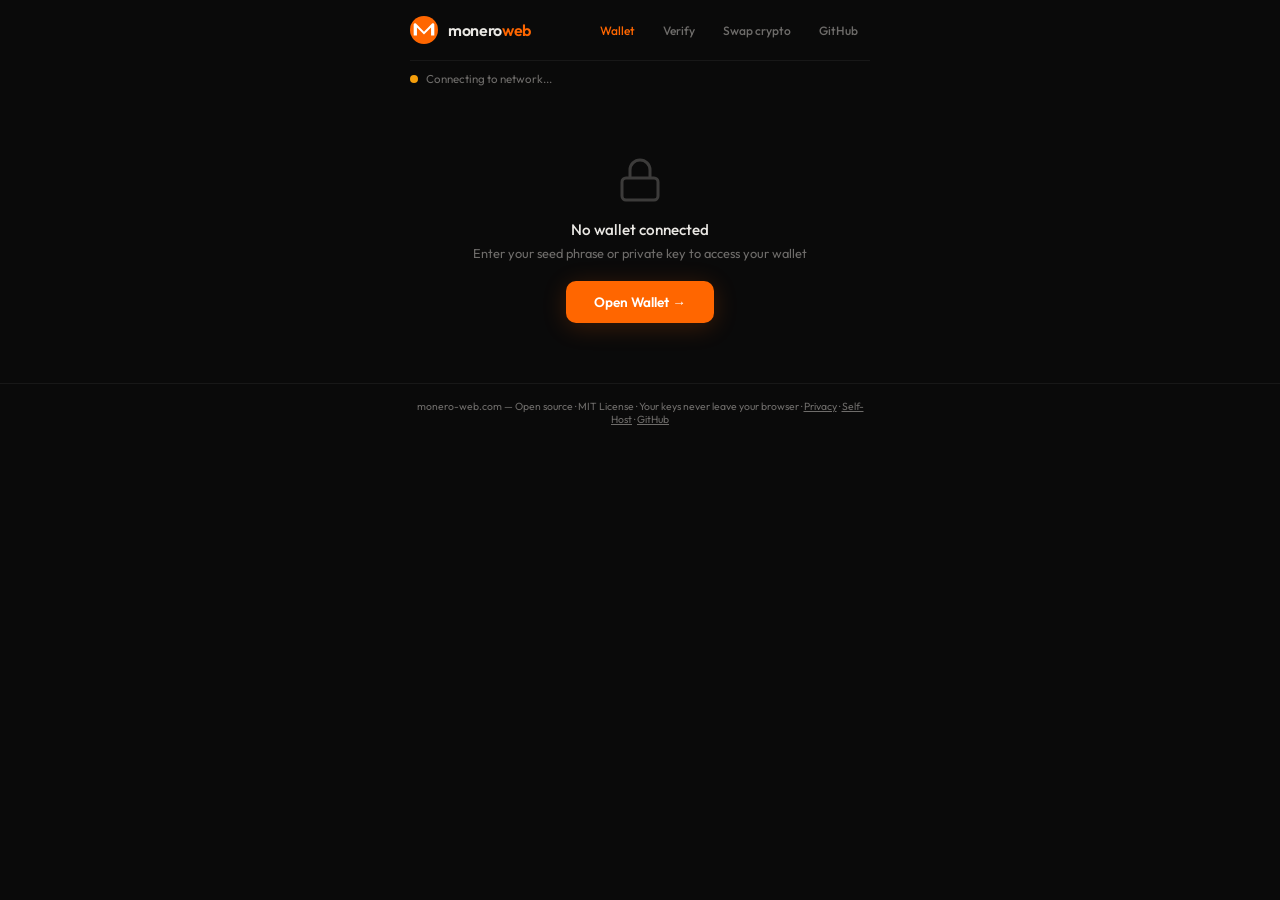
<file: dashboard.html>
<!DOCTYPE html>
<html lang="en">
<head>
<meta charset="UTF-8">
<meta name="robots" content="noindex, nofollow">
<meta name="viewport" content="width=device-width, initial-scale=1.0, maximum-scale=1">
<meta property="og:title" content="Wallet dashboard — monero-web.com">
<meta property="og:description" content="Your non-custodial Monero wallet, running entirely in your browser. View your address, generate subaddresses, receive XMR.">
<meta property="og:url" content="https://monero-web.com/dashboard">
<meta property="og:type" content="website">
<meta property="og:image" content="https://monero-web.com/assets/social-card.png">
<link rel="preload" href="js/mymonero-core/MyMoneroCoreCpp_WASM.wasm" as="fetch" crossorigin>
<meta property="og:image:width" content="1200">
<meta property="og:image:height" content="630">
<meta name="twitter:card" content="summary_large_image">
<meta name="twitter:image" content="https://monero-web.com/assets/social-card.png">
<title>Monero Web — Wallet Dashboard</title>
<link rel="icon" type="image/svg+xml" href="/favicon.svg">
<link rel="icon" type="image/x-icon" href="/favicon.ico" sizes="any">
<link rel="stylesheet" href="/fonts/fonts.css">
<style>
:root {
  --bg:#0a0a0a; --surface:#111113; --surface-2:#19191d; --border:rgba(255,255,255,0.06);
  --border-focus:rgba(255,130,47,0.4); --text:#eae8e4; --text-dim:#6e6c6a; --text-mid:#9a9894;
  --xmr:#ff6600; --xmr-dim:rgba(255,102,0,0.12); --xmr-glow:rgba(255,102,0,0.2);
  --success:#22c55e; --danger:#ef4444; --warning:#f59e0b; --radius-sm:10px;
}
*{margin:0;padding:0;box-sizing:border-box}
/* Stop the I-beam text caret from appearing on decorative UI when clicked.
   Wallet address, keys, subaddresses and inputs stay copy-selectable. */
body{user-select:none;-webkit-user-select:none;cursor:default}
input,textarea{user-select:text;-webkit-user-select:text;cursor:text}
.wallet-address,.receive-address,.key-value,#sub-list,#sub-list *{user-select:text;-webkit-user-select:text;cursor:text}
button,a,.action-btn,.tab,.key-toggle,.copy-btn,.modal-close,.disconnect-btn{cursor:pointer}
html{background:var(--bg);color:var(--text);font-family:'Outfit',sans-serif;font-size:16px;-webkit-font-smoothing:antialiased}
body{min-height:100dvh;display:flex;flex-direction:column;overflow-x:hidden}
.page{position:relative;z-index:2;flex:1;display:flex;flex-direction:column}
.container{width:100%;max-width:500px;margin:0 auto;padding:0 20px}

nav{padding:16px 0;display:flex;align-items:center;justify-content:space-between;border-bottom:1px solid var(--border)}
.logo{display:flex;align-items:center;gap:10px}
.logo svg{width:28px;height:28px}
.logo-text{font-size:1rem;font-weight:600;letter-spacing:-0.02em}
.logo-text span{color:var(--xmr)}
.nav-links{display:flex;gap:4px}
.nav-links a{color:var(--text-dim);text-decoration:none;font-size:.75rem;font-weight:500;padding:6px 12px;border-radius:100px;transition:all .25s}
.nav-links a:hover{color:var(--text);background:var(--surface-2)}
.nav-links a.active{color:var(--xmr)}

/* Connection bar */
.conn-bar{display:flex;align-items:center;gap:8px;padding:10px 0;font-size:.72rem;color:var(--text-dim)}
.conn-dot{width:8px;height:8px;border-radius:50%;flex-shrink:0}
.conn-dot.connected{background:var(--success);box-shadow:0 0 6px rgba(34,197,94,0.4)}
.conn-dot.connecting{background:var(--warning);animation:blink 1s infinite}
.conn-dot.disconnected{background:var(--danger)}
@keyframes blink{0%,100%{opacity:1}50%{opacity:0.3}}
.conn-info{flex:1}
.conn-height{font-family:'JetBrains Mono',monospace;color:var(--text-mid)}

/* Wallet header */
.wallet-header{padding:24px 0 16px;text-align:center}
.wallet-address{font-family:'JetBrains Mono',monospace;font-size:.65rem;color:var(--text-dim);word-break:break-all;line-height:1.5;padding:10px 14px;background:var(--surface);border:1px solid var(--border);border-radius:var(--radius-sm);margin-bottom:16px;user-select:all;cursor:pointer;position:relative}
.wallet-address:hover{border-color:rgba(255,255,255,0.12)}
.wallet-address .copy-toast{position:absolute;top:50%;left:50%;transform:translate(-50%,-50%);background:var(--xmr);color:#fff;font-family:'Outfit',sans-serif;font-size:.7rem;font-weight:600;padding:4px 12px;border-radius:100px;opacity:0;transition:opacity .2s}
.wallet-address .copy-toast.show{opacity:1}

.balance-section{text-align:center;margin-bottom:24px}
.balance-label{font-size:.72rem;color:var(--text-dim);text-transform:uppercase;letter-spacing:.08em;margin-bottom:4px}
.balance-value{font-size:2rem;font-weight:700;letter-spacing:-0.03em;color:var(--text)}
.balance-value .xmr-symbol{color:var(--xmr);font-size:1rem;font-weight:500;margin-left:6px}
.balance-note{font-size:.7rem;color:var(--text-dim);margin-top:4px}

/* Action buttons */
.actions{display:flex;gap:10px;margin-bottom:24px}
.action-btn{flex:1;padding:14px;background:var(--surface);border:1px solid var(--border);border-radius:var(--radius-sm);color:var(--text);font-family:'Outfit',sans-serif;font-size:.85rem;font-weight:500;cursor:pointer;transition:all .25s;display:flex;align-items:center;justify-content:center;gap:8px}
.action-btn:hover{background:var(--surface-2);border-color:rgba(255,255,255,0.12)}
.action-btn.primary{background:var(--xmr);border-color:var(--xmr);color:#fff;box-shadow:0 4px 16px var(--xmr-glow)}
.action-btn.primary:hover{background:#e85d00}
.action-btn svg{width:18px;height:18px}

/* Info cards */
.info-grid{display:grid;grid-template-columns:1fr 1fr;gap:10px;margin-bottom:24px}
.info-card{background:var(--surface);border:1px solid var(--border);border-radius:var(--radius-sm);padding:14px}
.info-card .info-label{font-size:.68rem;color:var(--text-dim);text-transform:uppercase;letter-spacing:.06em;margin-bottom:4px}
.info-card .info-value{font-family:'JetBrains Mono',monospace;font-size:.85rem;color:var(--text);font-weight:500}

/* Network status */
.network-section{margin-bottom:24px}
.section-title{font-size:.78rem;font-weight:600;color:var(--text-mid);margin-bottom:10px;text-transform:uppercase;letter-spacing:.06em}
.network-card{background:var(--surface);border:1px solid var(--border);border-radius:var(--radius-sm);padding:14px}
.network-row{display:flex;justify-content:space-between;align-items:center;padding:6px 0;font-size:.78rem}
.network-row:not(:last-child){border-bottom:1px solid var(--border)}
.network-row .label{color:var(--text-dim)}
.network-row .value{font-family:'JetBrains Mono',monospace;color:var(--text)}

/* Keys section */
.keys-section{margin-bottom:24px}
.key-card{background:var(--surface);border:1px solid var(--border);border-radius:var(--radius-sm);padding:12px 14px;margin-bottom:8px;cursor:pointer;transition:all .25s}
.key-card:hover{border-color:rgba(255,255,255,0.12)}
.key-card .key-label{font-size:.68rem;color:var(--text-dim);text-transform:uppercase;letter-spacing:.06em;margin-bottom:4px;display:flex;align-items:center;justify-content:space-between}
.key-card .key-value{font-family:'JetBrains Mono',monospace;font-size:.7rem;color:var(--text-mid);word-break:break-all;line-height:1.5}
.key-card .key-value.hidden{filter:blur(6px);user-select:none}
.key-toggle{font-size:.65rem;color:var(--xmr);cursor:pointer;font-family:'Outfit',sans-serif}

/* Disconnect */
.disconnect-btn{width:100%;padding:12px;background:none;border:1px solid rgba(239,68,68,0.2);border-radius:var(--radius-sm);color:#f87171;font-family:'Outfit',sans-serif;font-size:.8rem;font-weight:500;cursor:pointer;transition:all .25s;margin-bottom:24px}
.disconnect-btn:hover{background:rgba(239,68,68,0.06);border-color:rgba(239,68,68,0.3)}

footer{padding:16px 0;text-align:center;border-top:1px solid var(--border)}
footer p{font-size:.65rem;color:var(--text-dim)}

/* Loading state */
.loading{display:flex;flex-direction:column;align-items:center;justify-content:center;padding:60px 0;gap:16px}
.loading .spinner{width:32px;height:32px;border:3px solid var(--border);border-top-color:var(--xmr);border-radius:50%;animation:spin 1s linear infinite}
.loading p{font-size:.85rem;color:var(--text-dim)}

/* ─── Modals ─── */
.modal-overlay{display:none;position:fixed;inset:0;background:rgba(0,0,0,0.7);backdrop-filter:blur(8px);z-index:100;align-items:center;justify-content:center;padding:20px}
.modal-overlay.show{display:flex}
.modal{background:var(--bg);border:1px solid var(--border);border-radius:16px;width:100%;max-width:420px;max-height:90vh;overflow-y:auto;animation:fadeIn .25s ease-out}
.modal-header{display:flex;align-items:center;justify-content:space-between;padding:18px 20px;border-bottom:1px solid var(--border)}
.modal-header h2{font-size:1rem;font-weight:600}
.modal-close{background:none;border:none;color:var(--text-dim);font-size:1.2rem;cursor:pointer;padding:4px 8px;border-radius:6px;transition:all .2s}
.modal-close:hover{color:var(--text);background:var(--surface-2)}
.modal-body{padding:20px}

.receive-address{font-family:'JetBrains Mono',monospace;font-size:.62rem;word-break:break-all;line-height:1.6;color:var(--text-mid);padding:12px 14px;background:var(--surface);border:1px solid var(--border);border-radius:var(--radius-sm);margin-bottom:12px;user-select:all;text-align:left}
.btn-outline{width:100%;padding:12px;background:none;border:1px solid var(--border);border-radius:var(--radius-sm);color:var(--text);font-family:'Outfit',sans-serif;font-size:.85rem;font-weight:500;cursor:pointer;transition:all .25s}
.btn-outline:hover{background:var(--surface-2);border-color:rgba(255,255,255,0.12)}
.receive-warning{display:flex;align-items:center;gap:6px;margin-top:14px;font-size:.7rem;color:var(--warning);justify-content:center}

.send-coming-soon{text-align:center;padding:8px 0}
.send-coming-soon svg{margin-bottom:12px;opacity:.6}
.send-coming-soon h3{font-size:1.1rem;font-weight:600;margin-bottom:8px}
.send-coming-soon p{font-size:.78rem;color:var(--text-dim);line-height:1.6;margin-bottom:8px}

/* Send priority tier buttons */
.send-prio-btn{background:var(--surface-2);border:1px solid var(--border);color:var(--text-dim);font-family:'Outfit',sans-serif;font-size:.72rem;padding:8px 4px;border-radius:6px;cursor:pointer;transition:all .2s}
.send-prio-btn:hover{color:var(--text);border-color:var(--border-strong)}
.send-prio-btn.active{background:var(--xmr-dim);border-color:rgba(255,102,0,0.3);color:var(--xmr);font-weight:600}
.send-options{text-align:left;margin:12px 0}
.send-option{background:var(--surface);border:1px solid var(--border);border-radius:var(--radius-sm);padding:12px 14px;margin-bottom:8px}
.send-option strong{display:block;font-size:.78rem;color:var(--text);margin-bottom:2px}
.send-option span{font-size:.72rem;color:var(--text-dim);line-height:1.5}
@keyframes spin{from{transform:rotate(0deg)}to{transform:rotate(360deg)}}
@keyframes fadeIn{from{opacity:0;transform:translateY(8px)}to{opacity:1;transform:translateY(0)}}
.fade-in{animation:fadeIn .4s ease-out}

/* ── Mobile polish ─────────────────────────────────────────────────── */
@media (max-width:520px){
  .container{padding:0 16px}
  .wallet-header{padding:18px 0 10px}
  .wallet-address{font-size:.58rem;padding:10px 12px}
  .balance-value{font-size:1.7rem}
  .actions{gap:8px;margin-bottom:18px}
  .action-btn{padding:12px;font-size:.8rem}
  .info-grid{gap:8px}
  .info-card{padding:12px}
  .keys-section{margin-bottom:18px}
  .key-card{padding:12px}
  .modal{padding:20px;max-width:calc(100vw - 32px)}
  #qr-code svg,#qr-code img{max-width:100%;height:auto !important}
  #unlock-overlay > div{padding:22px 18px;max-width:calc(100vw - 32px)}
  #sub-major,#sub-minor{font-size:.72rem;padding:8px}
}
@media (max-width:380px){
  .wallet-address{font-size:.55rem}
  .actions .action-btn{padding:10px;font-size:.75rem}
  .conn-bar{font-size:.66rem}
}
</style>
</head>
<body>

<div class="page">
  <div class="container">
    <nav>
      <a href="/" class="logo" style="text-decoration:none;color:inherit;cursor:pointer" title="Back to home">
        <svg viewBox="0 0 256 256"><circle cx="128" cy="128" r="128" fill="#ff6600"/><path d="M63.5 178.2V105.7l64.5 64.5 64.5-64.5v72.5h29.8v-99.9c0-6.7-5.4-12.1-12.1-12.1-3.2 0-6.3 1.3-8.6 3.5L128 143.3 54.4 69.7c-2.3-2.3-5.3-3.5-8.6-3.5-6.7 0-12.1 5.4-12.1 12.1v99.9h29.8z" fill="#fff"/></svg>
        <div class="logo-text">monero<span>web</span></div>
      </a>
      <div class="nav-links">
        <a href="/" class="active">Wallet</a>
        <a href="/verify">Verify</a>
        <a href="#" class="swap-popup-trigger">Swap crypto</a>
        <a href="https://github.com/Medtabka/monero-web" target="_blank" rel="noopener">GitHub</a>
      </div>
    </nav>

    <!-- Connection bar -->
    <div class="conn-bar">
      <div class="conn-dot connecting" id="conn-dot"></div>
      <div class="conn-info" id="conn-info">Connecting to network...</div>
    </div>

    <!-- Loading state -->
    <div class="loading" id="loading-state">
      <div class="spinner"></div>
      <p>Connecting to Monero network...</p>
    </div>

    <!-- Dashboard (hidden until connected) -->
    <div id="dashboard" style="display:none">

      <!-- Address -->
      <div class="wallet-header fade-in">
        <div class="wallet-address" id="wallet-address" title="Click to copy">
          <span class="copy-toast" id="addr-toast">Copied!</span>
        </div>
      </div>

      <!-- Balance -->
      <div class="balance-section fade-in">
        <div class="balance-label">Balance</div>
        <div class="balance-value">
          <span id="balance-xmr">—</span>
          <span class="xmr-symbol">XMR</span>
        </div>
        <div id="balance-fiat" style="font-size:.85rem;color:var(--text-dim);margin-top:2px;font-family:'JetBrains Mono',monospace"></div>
        <div class="balance-note" id="balance-note">Scanning blockchain...</div>
        <div id="scan-bar-wrap" style="display:none;margin:10px auto 0;max-width:280px">
          <div style="background:var(--surface-2);border:1px solid var(--border);border-radius:100px;height:8px;overflow:hidden">
            <div id="scan-bar-fill" style="height:100%;width:0%;background:var(--xmr);border-radius:100px;transition:width 1s ease-out"></div>
          </div>
          <div style="display:flex;justify-content:space-between;margin-top:5px;font-size:.62rem;font-family:'JetBrains Mono',monospace;color:var(--text-dim)">
            <span id="scan-bar-pct">0%</span>
            <span id="scan-bar-height">—</span>
          </div>
        </div>
      </div>

      <!-- Action buttons -->
      <div class="actions fade-in">
        <button class="action-btn primary" id="btn-send">
          <svg fill="none" stroke="currentColor" stroke-width="2" viewBox="0 0 24 24"><path d="M22 2L11 13"/><path d="M22 2L15 22L11 13L2 9L22 2Z"/></svg>
          Send
        </button>
        <button class="action-btn" id="btn-receive">
          <svg fill="none" stroke="currentColor" stroke-width="2" viewBox="0 0 24 24"><path d="M21 15v4a2 2 0 01-2 2H5a2 2 0 01-2-2v-4"/><polyline points="7 10 12 15 17 10"/><line x1="12" y1="15" x2="12" y2="3"/></svg>
          Receive
        </button>
      </div>

      <!-- Network Info -->
      <div class="network-section fade-in">
        <div class="section-title">Network</div>
        <div class="network-card">
          <div class="network-row">
            <span class="label">Node</span>
            <span class="value" id="net-node">—</span>
          </div>
          <div class="network-row">
            <span class="label">Height</span>
            <span class="value" id="net-height">—</span>
          </div>
          <div class="network-row">
            <span class="label">Latency</span>
            <span class="value" id="net-latency">—</span>
          </div>
          <div class="network-row">
            <span class="label">Est. Fee</span>
            <span class="value" id="net-fee">—</span>
          </div>
          <div class="network-row">
            <span class="label">Tx Pool</span>
            <span class="value" id="net-pool">—</span>
          </div>
        </div>
      </div>

      <!-- Transactions -->
      <div class="keys-section fade-in">
        <div class="section-title">Recent transactions</div>
        <div id="tx-list">
          <div class="key-card" style="text-align:center;color:var(--text-dim);font-size:.75rem;padding:18px">Loading…</div>
        </div>
      </div>

      <!-- Seed Phrase (hidden by default) -->
      <div class="keys-section fade-in" id="mnemonic-section" style="display:none">
        <div class="section-title">Seed Phrase</div>
        <div class="key-card" style="border-color:rgba(255,102,0,0.2);background:rgba(255,102,0,0.04)">
          <div class="key-label" style="color:var(--xmr)">Mnemonic Seed <span class="key-toggle" id="toggle-mnemonic">Show</span></div>
          <div class="key-value hidden" id="key-mnemonic" style="font-size:.82rem;line-height:2;word-spacing:.15em"></div>
        </div>
      </div>

      <!-- Wallet Keys (hidden by default) -->
      <div class="keys-section fade-in">
        <div class="section-title">Wallet Keys</div>
        <div class="key-card" id="card-spend">
          <div class="key-label">Private Spend Key <span class="key-toggle" id="toggle-spend">Show</span></div>
          <div class="key-value hidden" id="key-spend"></div>
        </div>
        <div class="key-card" id="card-view">
          <div class="key-label">Private View Key <span class="key-toggle" id="toggle-view">Show</span></div>
          <div class="key-value hidden" id="key-view"></div>
        </div>
        <div class="key-card">
          <div class="key-label">Public Spend Key</div>
          <div class="key-value" id="key-pub-spend" style="font-size:.65rem"></div>
        </div>
        <div class="key-card">
          <div class="key-label">Public View Key</div>
          <div class="key-value" id="key-pub-view" style="font-size:.65rem"></div>
        </div>
      </div>

      <!-- Subaddresses -->
      <div class="keys-section fade-in">
        <div class="section-title">Subaddresses</div>
        <div class="key-card">
          <div class="key-label" style="margin-bottom:8px">Generate a labeled subaddress</div>
          <input id="sub-label" type="text" placeholder="Label (optional, e.g. Donations)" maxlength="40" style="width:100%;background:var(--surface-2);border:1px solid var(--border);border-radius:8px;padding:8px 10px;color:var(--text);font-family:'Outfit',sans-serif;font-size:.78rem;outline:none;margin-bottom:8px">
          <div style="display:grid;grid-template-columns:1fr 1fr auto;gap:8px;margin-bottom:10px">
            <input id="sub-major" type="number" min="0" value="0" title="account index" placeholder="account" style="min-width:0;width:100%;background:var(--surface-2);border:1px solid var(--border);border-radius:8px;padding:8px 10px;color:var(--text);font-family:'JetBrains Mono',monospace;font-size:.78rem;outline:none">
            <input id="sub-minor" type="number" min="1" value="1" title="address index (auto-fills)" placeholder="index" style="min-width:0;width:100%;background:var(--surface-2);border:1px solid var(--border);border-radius:8px;padding:8px 10px;color:var(--text);font-family:'JetBrains Mono',monospace;font-size:.78rem;outline:none">
            <button id="btn-sub-gen" class="action-btn" style="flex:0 0 auto;padding:8px 14px;font-size:.78rem;white-space:nowrap">Generate</button>
          </div>
          <div id="sub-error" style="display:none;color:#f87171;font-size:.72rem;margin-top:6px"></div>
          <div id="sub-list"></div>
        </div>
      </div>

      <!-- Custom node + export -->
      <div class="keys-section fade-in">
        <div class="section-title">Settings</div>
        <div class="key-card">
          <div class="key-label" style="margin-bottom:6px">Custom node URL <span style="color:var(--text-dim)">· optional, must use HTTPS &amp; CORS</span></div>
          <div style="display:grid;grid-template-columns:1fr auto auto;gap:8px">
            <input id="custom-node" type="text" placeholder="https://my-node.example:18089" style="min-width:0;width:100%;background:var(--surface-2);border:1px solid var(--border);border-radius:8px;padding:8px 10px;color:var(--text);font-family:'JetBrains Mono',monospace;font-size:.75rem;outline:none">
            <button id="btn-node-save" class="action-btn" style="padding:8px 14px;font-size:.78rem;white-space:nowrap">Save</button>
            <button id="btn-node-clear" class="action-btn" style="padding:8px 14px;font-size:.78rem;white-space:nowrap">Reset</button>
          </div>
          <div id="node-msg" style="font-size:.7rem;color:var(--text-dim);margin-top:6px"></div>
        </div>
        <div class="key-card" style="margin-top:8px">
          <div class="key-label" style="margin-bottom:8px">Scan QR code</div>
          <button id="btn-scan-qr" class="action-btn" style="width:100%;padding:10px;font-size:.78rem">Open camera scanner</button>
          <div id="scan-result" style="display:none;margin-top:10px;padding:12px;background:var(--surface-2);border:1px solid var(--border);border-radius:8px;font-family:'JetBrains Mono',monospace;font-size:.7rem;line-height:1.6;text-align:left;word-break:break-all"></div>
          <div style="font-size:.7rem;color:var(--text-dim);margin-top:8px;line-height:1.5">Decodes <code>monero:</code> URIs entirely in your browser. Used by the (upcoming) send flow; for now you can scan and copy.</div>
        </div>

        <div class="key-card" style="margin-top:8px">
          <div class="key-label" style="margin-bottom:8px">Export wallet</div>
          <button id="btn-export" class="action-btn" style="width:100%;padding:10px;font-size:.78rem">Download JSON backup</button>
          <div style="font-size:.7rem;color:var(--text-dim);margin-top:8px;line-height:1.5">Contains your address and keys in a portable JSON file. Treat it like your seed phrase — anyone with this file can spend your funds.</div>
        </div>
      </div>

      <!-- Disconnect -->
      <button class="disconnect-btn" id="btn-disconnect">Disconnect Wallet</button>
    </div>
  </div>

  <!-- ═══ RATE LIMIT MODAL ═══ -->
  <div class="modal-overlay" id="ratelimit-modal">
    <div class="modal">
      <div class="modal-header">
        <h2>Limit Reached</h2>
        <button class="modal-close" id="ratelimit-close">✕</button>
      </div>
      <div class="modal-body" style="text-align:center">
        <svg width="48" height="48" fill="none" stroke="var(--xmr)" stroke-width="1.5" viewBox="0 0 24 24" style="margin-bottom:12px"><path d="M10.29 3.86L1.82 18a2 2 0 001.71 3h16.94a2 2 0 001.71-3L13.71 3.86a2 2 0 00-3.42 0z"/><line x1="12" y1="9" x2="12" y2="13"/><line x1="12" y1="17" x2="12.01" y2="17"/></svg>
        <p style="font-size:.95rem;margin-bottom:8px;font-weight:600">Daily wallet limit reached</p>
        <p style="font-size:.8rem;color:var(--text-dim);margin-bottom:20px">Too many new wallets have been registered today. Please try again tomorrow.</p>
        <button class="btn-primary" id="ratelimit-ok" style="width:100%">OK</button>
      </div>
    </div>
  </div>

  <!-- ═══ RECEIVE MODAL ═══ -->
  <div class="modal-overlay" id="receive-modal">
    <div class="modal">
      <div class="modal-header">
        <h2>Receive XMR</h2>
        <button class="modal-close" id="receive-close">✕</button>
      </div>
      <div class="modal-body" style="text-align:center">
        <div id="qr-code" style="margin:16px auto;width:220px;height:220px;background:var(--surface-2);border-radius:12px;display:flex;align-items:center;justify-content:center">
          <div class="spinner" style="width:24px;height:24px"></div>
        </div>
        <p style="font-size:.7rem;color:var(--text-dim);margin-bottom:12px">Scan this QR code or copy the address below</p>
        <div class="receive-address" id="receive-addr"></div>
        <button class="btn-outline" id="receive-copy">Copy Address</button>
        <div class="receive-warning">
          <svg width="14" height="14" fill="none" stroke="currentColor" stroke-width="2" viewBox="0 0 24 24"><path d="M10.29 3.86L1.82 18a2 2 0 001.71 3h16.94a2 2 0 001.71-3L13.71 3.86a2 2 0 00-3.42 0z"/><line x1="12" y1="9" x2="12" y2="13"/><line x1="12" y1="17" x2="12.01" y2="17"/></svg>
          Only send Monero (XMR) to this address
        </div>
      </div>
    </div>
  </div>

  <!-- ═══ SEND MODAL ═══ -->
  <div class="modal-overlay" id="send-modal">
    <div class="modal">
      <div class="modal-header">
        <h2>Send XMR</h2>
        <button class="modal-close" id="send-close">✕</button>
      </div>
      <div class="modal-body">

        <!-- ── STEP 1: Form ── -->
        <div id="send-step-form">
          <div style="margin-bottom:14px">
            <label style="display:block;font-size:.72rem;color:var(--text-dim);text-transform:uppercase;letter-spacing:.06em;margin-bottom:6px">Recipient address</label>
            <textarea id="send-to" placeholder="4..., 8..., or integrated (106 chars)" spellcheck="false" autocomplete="off" style="width:100%;min-height:64px;background:var(--surface-2);border:1px solid var(--border);border-radius:8px;padding:10px 12px;color:var(--text);font-family:'JetBrains Mono',monospace;font-size:.68rem;line-height:1.5;resize:none;outline:none"></textarea>
            <div id="send-to-hint" style="font-size:.68rem;color:var(--text-dim);margin-top:6px;min-height:14px"></div>
          </div>

          <div style="margin-bottom:14px">
            <label style="display:block;font-size:.72rem;color:var(--text-dim);text-transform:uppercase;letter-spacing:.06em;margin-bottom:6px">Amount (XMR)</label>
            <input id="send-amount" type="text" inputmode="decimal" placeholder="0.0" autocomplete="off" style="width:100%;background:var(--surface-2);border:1px solid var(--border);border-radius:8px;padding:10px 12px;color:var(--text);font-family:'JetBrains Mono',monospace;font-size:.95rem;outline:none">
            <div style="display:flex;justify-content:space-between;font-size:.68rem;color:var(--text-dim);margin-top:6px">
              <span>Available: <span id="send-available">—</span> XMR</span>
              <button type="button" id="send-max" style="background:transparent;border:0;color:var(--xmr);font-size:.68rem;cursor:pointer;padding:0">Send max</button>
            </div>
          </div>

          <div style="margin-bottom:14px">
            <label style="display:block;font-size:.72rem;color:var(--text-dim);text-transform:uppercase;letter-spacing:.06em;margin-bottom:6px">Priority</label>
            <div id="send-priority" style="display:grid;grid-template-columns:1fr 1fr 1fr 1fr;gap:6px">
              <button type="button" data-priority="1" class="send-prio-btn">Slow</button>
              <button type="button" data-priority="2" class="send-prio-btn active">Normal</button>
              <button type="button" data-priority="3" class="send-prio-btn">Fast</button>
              <button type="button" data-priority="4" class="send-prio-btn">Fastest</button>
            </div>
          </div>

          <div style="margin-bottom:14px;display:none" id="send-pid-group">
            <label style="display:block;font-size:.72rem;color:var(--text-dim);text-transform:uppercase;letter-spacing:.06em;margin-bottom:6px">Payment ID <span style="text-transform:none;letter-spacing:0">(if the recipient asked for one)</span></label>
            <input id="send-pid" type="text" placeholder="16-char hex" autocomplete="off" style="width:100%;background:var(--surface-2);border:1px solid var(--border);border-radius:8px;padding:10px 12px;color:var(--text);font-family:'JetBrains Mono',monospace;font-size:.75rem;outline:none">
          </div>

          <div id="send-error" style="display:none;color:#f87171;font-size:.72rem;margin-bottom:10px;padding:10px 12px;background:rgba(239,68,68,0.08);border:1px solid rgba(239,68,68,0.15);border-radius:8px"></div>

          <div style="display:flex;gap:8px">
            <button id="send-cancel" class="action-btn" style="flex:1;background:transparent">Cancel</button>
            <button id="send-review" class="action-btn primary" style="flex:2" disabled>Review →</button>
          </div>
        </div>

        <!-- ── STEP 2: Confirm ── -->
        <div id="send-step-confirm" style="display:none">
          <div style="background:var(--surface-2);border:1px solid var(--border);border-radius:8px;padding:14px;margin-bottom:14px">
            <div style="font-size:.68rem;color:var(--text-dim);text-transform:uppercase;letter-spacing:.06em;margin-bottom:6px">Sending to</div>
            <div id="confirm-to" style="font-family:'JetBrains Mono',monospace;font-size:.62rem;word-break:break-all;color:var(--text);line-height:1.5"></div>
          </div>

          <div style="background:var(--surface-2);border:1px solid var(--border);border-radius:8px;padding:14px;margin-bottom:14px;font-family:'JetBrains Mono',monospace;font-size:.82rem">
            <div style="display:flex;justify-content:space-between;margin-bottom:8px"><span style="color:var(--text-dim)">Amount</span><span id="confirm-amount" style="color:var(--text);font-weight:500">—</span></div>
            <div style="display:flex;justify-content:space-between;margin-bottom:8px"><span style="color:var(--text-dim)">Fee</span><span id="confirm-fee" style="color:var(--text-mid)">—</span></div>
            <div style="display:flex;justify-content:space-between;padding-top:8px;border-top:1px solid var(--border)"><span style="color:var(--text-dim)">Total</span><span id="confirm-total" style="color:var(--xmr);font-weight:600">—</span></div>
          </div>

          <div style="font-size:.7rem;color:var(--text-dim);line-height:1.5;margin-bottom:14px;padding:10px 12px;background:rgba(255,102,0,0.06);border:1px solid rgba(255,102,0,0.15);border-radius:8px">
            <strong style="color:var(--xmr)">This is irreversible.</strong> Once broadcast, the transaction cannot be cancelled. Your spend key is used locally in this tab to sign the transaction; it is not sent to any server.
          </div>

          <div style="display:flex;gap:8px">
            <button id="send-back" class="action-btn" style="flex:1;background:transparent">← Back</button>
            <button id="send-confirm" class="action-btn primary" style="flex:2">Send</button>
          </div>
        </div>

        <!-- ── STEP 3: Result ── -->
        <div id="send-step-result" style="display:none;text-align:center;padding:8px 0">
          <div id="send-result-pending" style="display:none">
            <div class="spinner" style="margin:0 auto 14px;width:40px;height:40px"></div>
            <h3 style="font-size:1rem;font-weight:600;margin-bottom:6px">Sending…</h3>
            <p style="font-size:.72rem;color:var(--text-dim);line-height:1.5">Building and broadcasting your transaction. This takes a few seconds.</p>
          </div>
          <div id="send-result-success" style="display:none">
            <svg width="48" height="48" fill="none" stroke="#22c55e" stroke-width="1.8" viewBox="0 0 24 24" style="margin:0 auto 12px"><circle cx="12" cy="12" r="10"/><polyline points="9 12 11 14 15 10"/></svg>
            <h3 style="font-size:1rem;font-weight:600;margin-bottom:6px;color:#22c55e">Sent!</h3>
            <p style="font-size:.72rem;color:var(--text-dim);line-height:1.5;margin-bottom:12px">Your transaction has been broadcast to the Monero network. It will appear in your history after ~2 minutes of confirmations.</p>
            <div style="font-family:'JetBrains Mono',monospace;font-size:.62rem;color:var(--text-mid);word-break:break-all;padding:10px 12px;background:var(--surface-2);border:1px solid var(--border);border-radius:8px;margin-bottom:14px" id="send-result-hash"></div>
            <button id="send-done" class="action-btn primary" style="width:100%">Done</button>
          </div>
          <div id="send-result-error" style="display:none">
            <svg width="48" height="48" fill="none" stroke="#f87171" stroke-width="1.8" viewBox="0 0 24 24" style="margin:0 auto 12px"><circle cx="12" cy="12" r="10"/><line x1="12" y1="8" x2="12" y2="12"/><line x1="12" y1="16" x2="12.01" y2="16"/></svg>
            <h3 style="font-size:1rem;font-weight:600;margin-bottom:6px;color:#f87171">Send failed</h3>
            <p id="send-result-error-msg" style="font-size:.72rem;color:var(--text-dim);line-height:1.5;margin-bottom:14px"></p>
            <button id="send-retry" class="action-btn" style="width:100%">Back to form</button>
          </div>
        </div>

      </div>
    </div>
  </div>

  <footer>
    <div class="container">
      <p>monero-web.com — Open source · MIT License · Your keys never leave your browser · <a href="/privacy" style="color:inherit;text-decoration:underline">Privacy</a> · <a href="/self-host" style="color:inherit;text-decoration:underline">Self-Host</a> · <a href="https://github.com/Medtabka/monero-web" target="_blank" rel="noopener" style="color:inherit;text-decoration:underline">GitHub</a></p>
    </div>
  </footer>
</div>

<!-- ═══ UNLOCK OVERLAY (encrypted vault / idle auto-lock) ═══ -->
<div id="unlock-overlay" style="display:none;position:fixed;inset:0;background:rgba(10,10,10,0.92);backdrop-filter:blur(8px);z-index:9999;align-items:center;justify-content:center;padding:24px">
  <div style="width:100%;max-width:380px;background:var(--surface);border:1px solid var(--border);border-radius:14px;padding:28px">
    <div style="display:flex;align-items:center;gap:10px;margin-bottom:18px">
      <svg width="22" height="22" fill="none" stroke="var(--xmr)" stroke-width="2" viewBox="0 0 24 24"><rect x="3" y="11" width="18" height="11" rx="2"/><path d="M7 11V7a5 5 0 0 1 10 0v4"/></svg>
      <h2 style="font-size:1.05rem;font-weight:600;letter-spacing:-0.01em">Wallet locked</h2>
    </div>
    <p id="unlock-msg" style="color:var(--text-dim);font-size:.78rem;line-height:1.5;margin-bottom:16px">Enter your session password to unlock this tab.</p>
    <input id="unlock-pw" type="password" autocomplete="current-password" placeholder="Session password" style="width:100%;background:var(--surface-2);border:1px solid var(--border);border-radius:10px;padding:12px 14px;color:var(--text);font-family:'JetBrains Mono',monospace;font-size:.82rem;outline:none;margin-bottom:10px">
    <div id="unlock-error" style="display:none;color:#f87171;font-size:.74rem;margin-bottom:10px"></div>
    <button id="unlock-btn" style="width:100%;background:var(--xmr);border:none;color:#fff;font-family:'Outfit',sans-serif;font-size:.86rem;font-weight:600;padding:12px;border-radius:10px;cursor:pointer">Unlock</button>
    <button id="unlock-forget" style="width:100%;background:transparent;border:none;color:var(--text-dim);font-family:'Outfit',sans-serif;font-size:.74rem;padding:10px;margin-top:6px;cursor:pointer">Forget wallet & start over</button>
  </div>
</div>

<!-- Scripts -->
<script src="js/keccak256.js"></script>
<script src="js/monero-ed25519.js"></script>
<script src="js/monero-wordlist.js"></script>
<script src="js/monero-keys.js"></script>
<script src="js/monero-subaddress.js"></script>
<script src="js/qrcodegen.js"></script>
<script src="js/jsqr.js"></script>
<script src="js/qr-scanner.js"></script>
<script src="js/wallet-vault.js"></script>
<script src="https://challenges.cloudflare.com/turnstile/v0/api.js?render=explicit" async defer></script>
<div id="turnstile-box"></div>
<script src="js/lws-client.js"></script>
<script src="js/mymonero-core/MyMoneroCoreCpp_WASM.js"></script>
<script src="js/mymonero-loader.js"></script>
<script src="js/monero-send.js"></script>
<script src="js/monero-english-wordlist.js"></script>
<script src="js/monero-rpc.js"></script>

<script src="js/dashboard-page.js"></script>
<script src="js/swap-popup.js" defer></script>
</body>
</html>
</file>
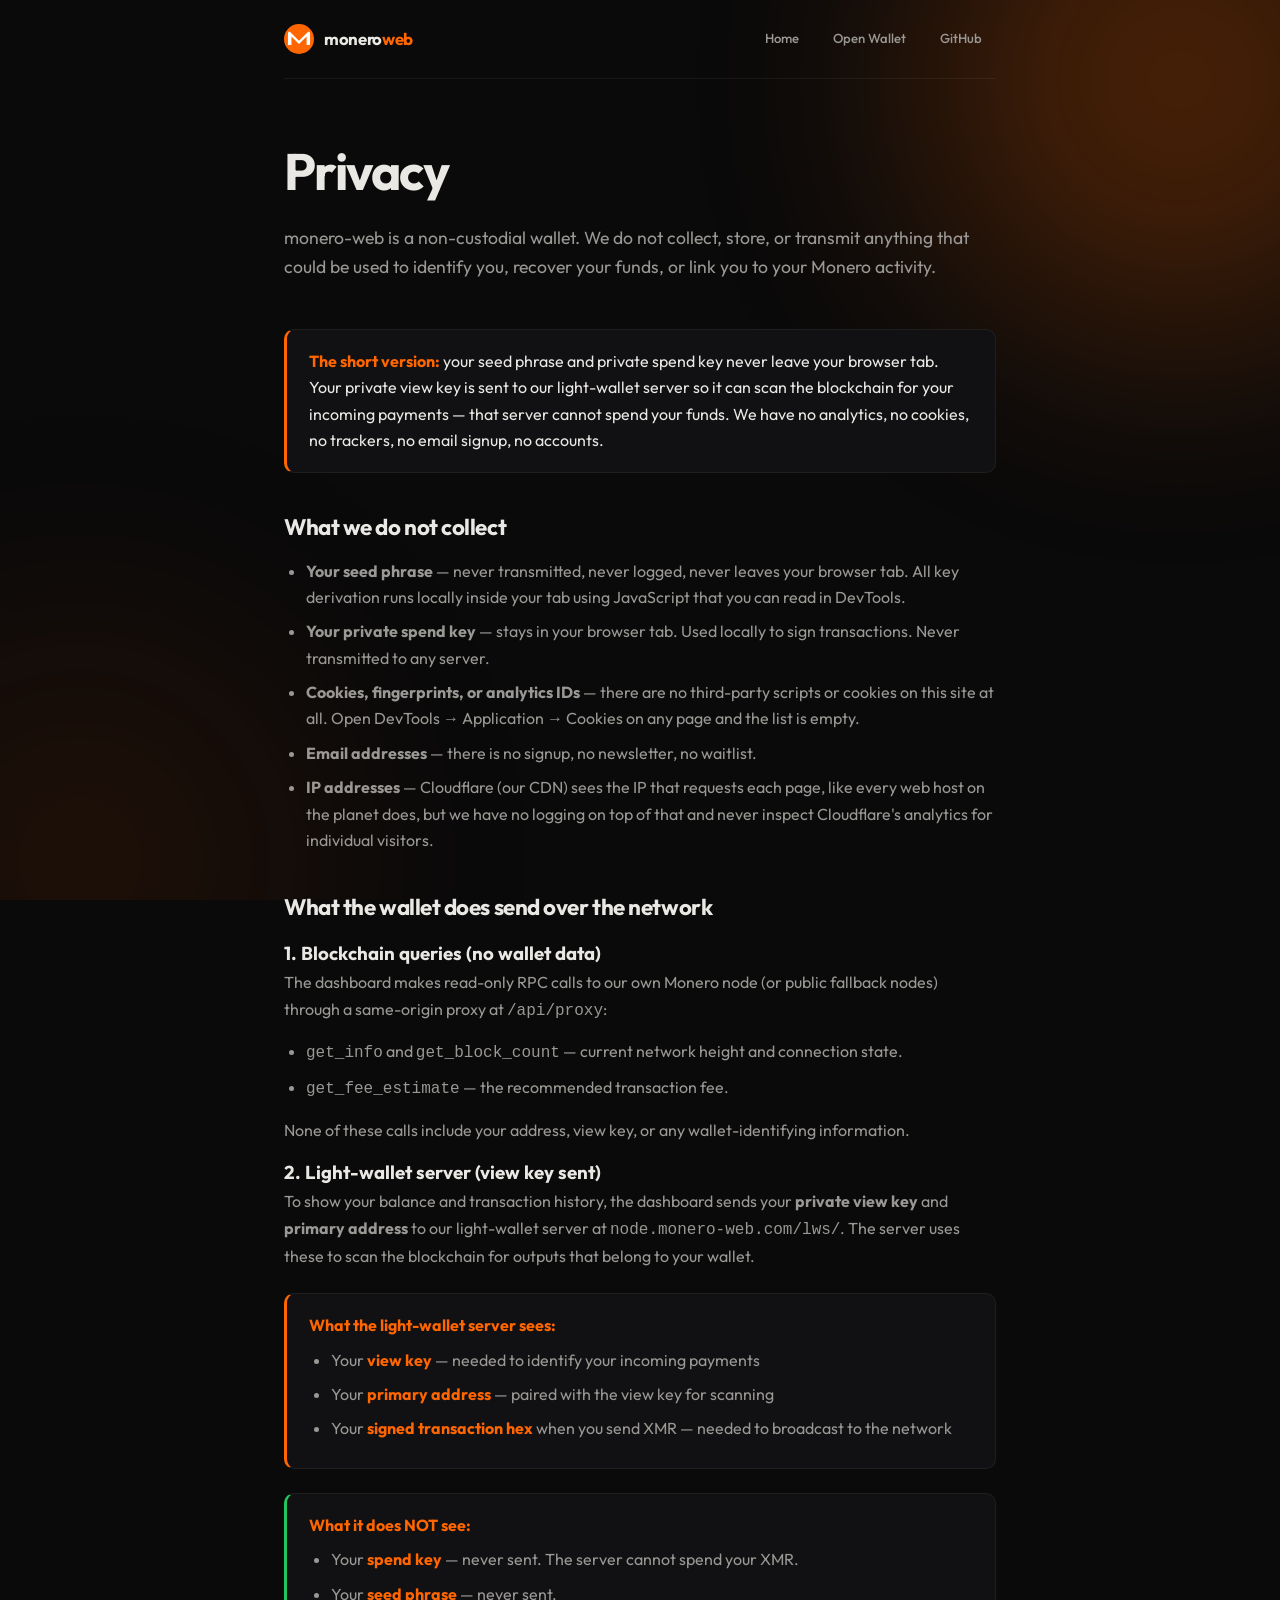
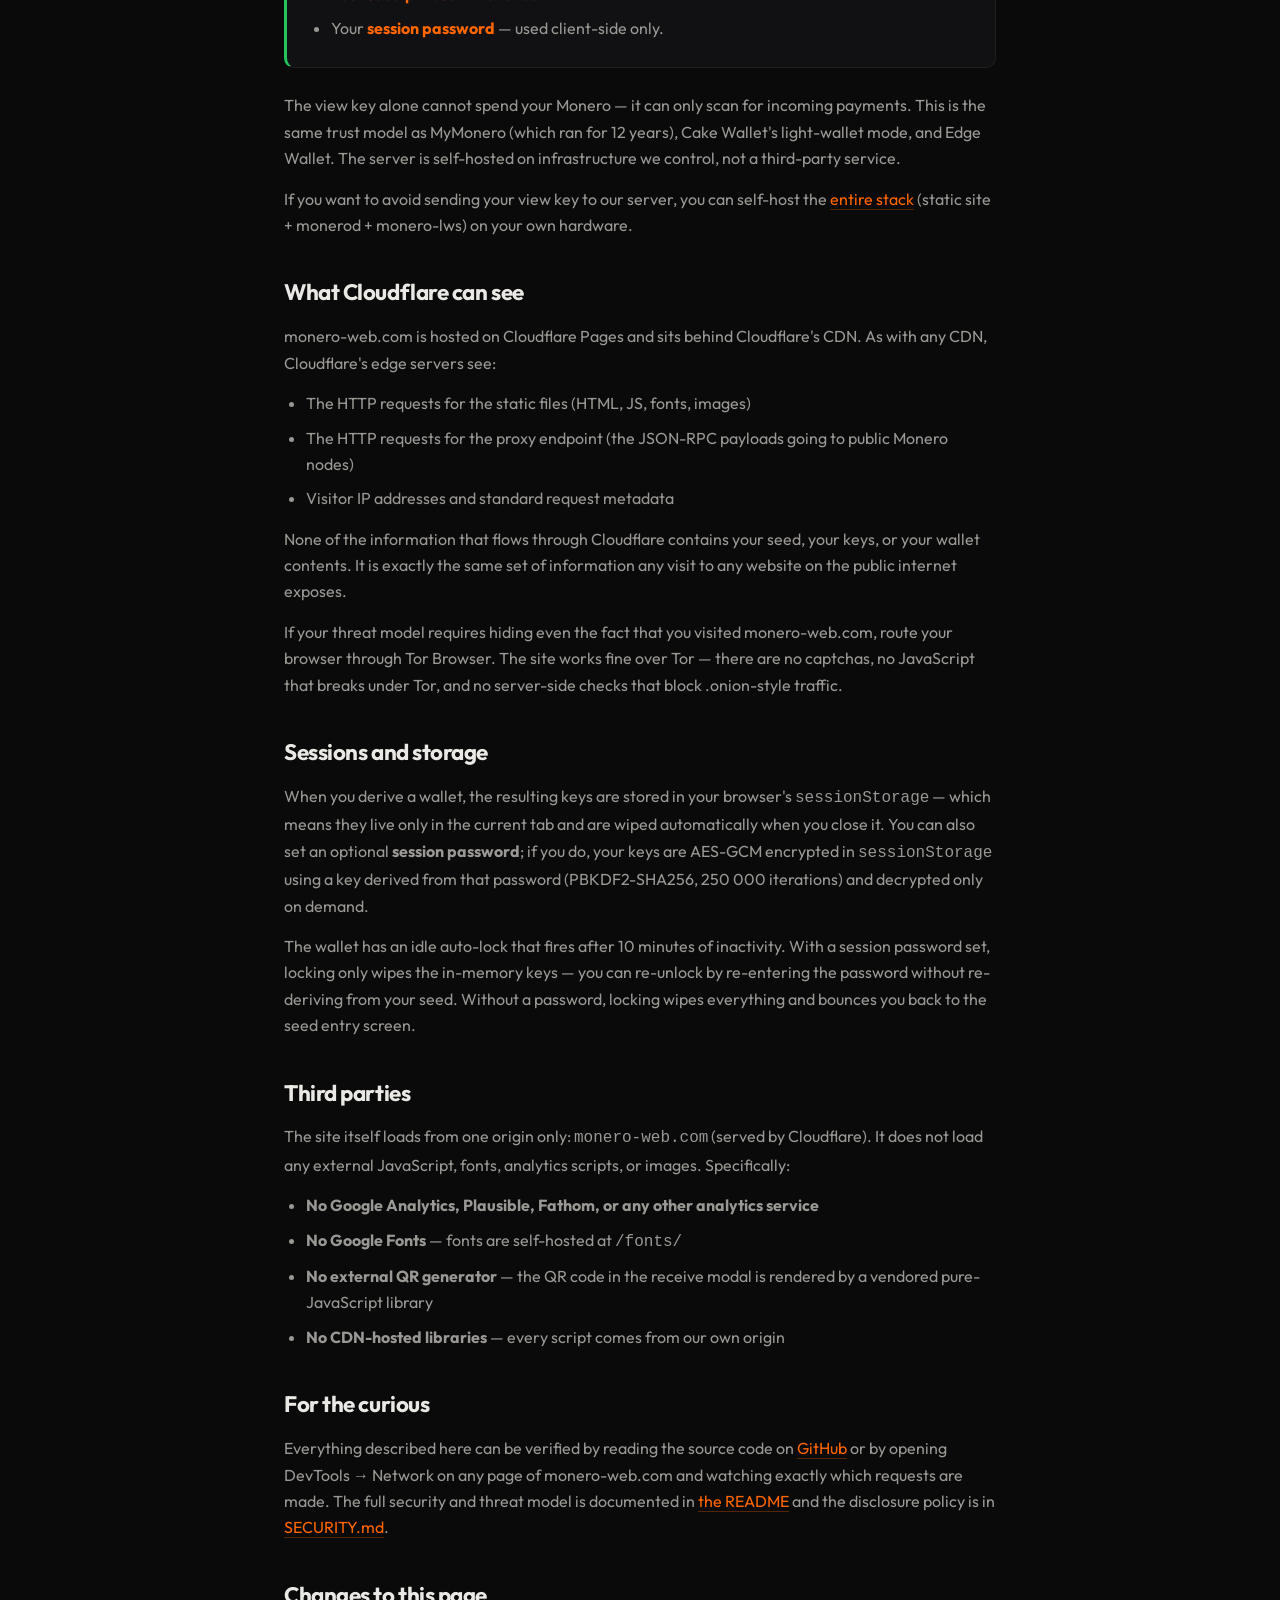
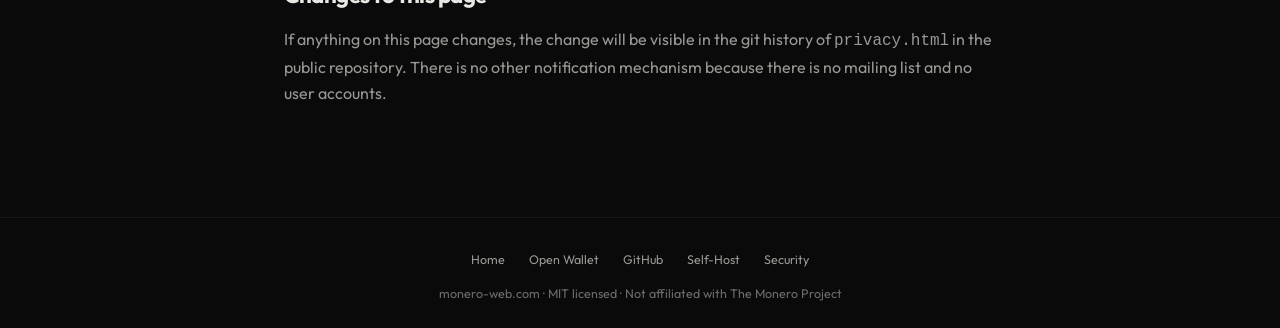
<file: privacy.html>
<!DOCTYPE html>
<html lang="en">
<head>
<meta charset="UTF-8">
<meta name="viewport" content="width=device-width, initial-scale=1.0">
<meta property="og:title" content="Privacy — monero-web.com">
<meta property="og:description" content="What monero-web collects (nothing), what it stores (nothing), what it sees (nothing). The honest privacy story for a wallet that runs entirely in your browser.">
<meta property="og:url" content="https://monero-web.com/privacy">
<meta property="og:type" content="website">
<meta property="og:image" content="https://monero-web.com/assets/social-card.png">
<meta property="og:image:width" content="1200">
<meta property="og:image:height" content="630">
<meta name="twitter:card" content="summary_large_image">
<meta name="twitter:image" content="https://monero-web.com/assets/social-card.png">
<title>Privacy — Monero Web</title>
<meta name="description" content="monero-web.com privacy statement: we collect nothing, store nothing, see nothing.">
<link rel="canonical" href="https://monero-web.com/privacy">
<meta name="robots" content="index, follow">

<link rel="icon" type="image/svg+xml" href="/favicon.svg">
<link rel="stylesheet" href="/fonts/fonts.css">

<style>
:root {
  --bg:#0a0a0a; --surface:#111113; --surface-2:#17171b; --border:rgba(255,255,255,0.06);
  --text:#eae8e4; --text-mid:#9a9894; --text-dim:#6e6c6a;
  --xmr:#ff6600; --xmr-dim:rgba(255,102,0,0.12); --xmr-glow:rgba(255,102,0,0.25);
  --success:#22c55e; --radius:14px;
}
*{margin:0;padding:0;box-sizing:border-box}
body{user-select:none;-webkit-user-select:none;cursor:default;background:var(--bg);color:var(--text);font-family:'Outfit',sans-serif;font-size:16px;line-height:1.65;-webkit-font-smoothing:antialiased;min-height:100dvh;display:flex;flex-direction:column}
p,li,h1,h2,h3{user-select:text;-webkit-user-select:text;cursor:text}
a{color:var(--xmr);text-decoration:none;border-bottom:1px solid rgba(255,102,0,0.3);cursor:pointer}
a:hover{border-bottom-color:var(--xmr)}
button,.btn,nav a{cursor:pointer}

.ambient{position:fixed;inset:0;z-index:0;pointer-events:none;overflow:hidden}
.orb{position:absolute;border-radius:50%;filter:blur(120px);opacity:.25}
.orb-1{width:520px;height:520px;background:#ff6600;top:-180px;right:-160px}
.orb-2{width:480px;height:480px;background:#7c2d00;bottom:-200px;left:-160px;opacity:.18}

.container{width:100%;max-width:760px;margin:0 auto;padding:0 24px;position:relative;z-index:2}

nav{padding:20px 0;display:flex;align-items:center;justify-content:space-between;border-bottom:1px solid var(--border)}
.logo{display:flex;align-items:center;gap:10px;text-decoration:none;color:inherit;border:0}
.logo svg{width:30px;height:30px}
.logo-text{font-size:1.05rem;font-weight:700;letter-spacing:-0.02em}
.logo-text span{color:var(--xmr)}
.nav-links{display:flex;gap:6px}
.nav-links a{color:var(--text-mid);font-size:.82rem;font-weight:500;padding:8px 14px;border:0;border-radius:100px;transition:all .25s;text-decoration:none}
.nav-links a:hover{color:var(--text);background:var(--surface-2)}

main{flex:1;padding:64px 0 96px}
h1{font-size:clamp(2rem,5vw,3.2rem);font-weight:800;letter-spacing:-0.03em;line-height:1.1;margin-bottom:24px}
.lead{font-size:1.1rem;color:var(--text-mid);margin-bottom:48px}
h2{font-size:1.4rem;font-weight:700;letter-spacing:-0.02em;margin:36px 0 12px;color:var(--text)}
p{margin-bottom:14px;color:var(--text-mid)}
ul{padding-left:22px;margin-bottom:14px;color:var(--text-mid)}
li{margin-bottom:8px}
.callout{background:var(--surface);border:1px solid var(--border);border-left:3px solid var(--xmr);border-radius:10px;padding:18px 22px;margin:24px 0;color:var(--text)}
.callout strong{color:var(--xmr)}

footer{padding:32px 0;border-top:1px solid var(--border);color:var(--text-dim);font-size:.78rem;text-align:center}
footer a{color:var(--text-mid);border:0}
footer a:hover{color:var(--text)}
.footer-row{display:flex;gap:24px;justify-content:center;flex-wrap:wrap;margin-bottom:14px}
</style>
</head>
<body>

<div class="ambient"><div class="orb orb-1"></div><div class="orb orb-2"></div></div>

<header>
  <div class="container">
    <nav>
      <a href="/" class="logo" title="Back to home">
        <svg viewBox="0 0 256 256"><circle cx="128" cy="128" r="128" fill="#ff6600"/><path d="M63.5 178.2V105.7l64.5 64.5 64.5-64.5v72.5h29.8v-99.9c0-6.7-5.4-12.1-12.1-12.1-3.2 0-6.3 1.3-8.6 3.5L128 143.3 54.4 69.7c-2.3-2.3-5.3-3.5-8.6-3.5-6.7 0-12.1 5.4-12.1 12.1v99.9h29.8z" fill="#fff"/></svg>
        <div class="logo-text">monero<span>web</span></div>
      </a>
      <div class="nav-links">
        <a href="/">Home</a>
        <a href="/verify">Open Wallet</a>
        <a href="https://github.com/Medtabka/monero-web" target="_blank" rel="noopener">GitHub</a>
      </div>
    </nav>
  </div>
</header>

<main>
  <div class="container">
    <h1>Privacy</h1>
    <p class="lead">monero-web is a non-custodial wallet. We do not collect, store, or transmit anything that could be used to identify you, recover your funds, or link you to your Monero activity.</p>

    <div class="callout">
      <strong>The short version:</strong> your seed phrase and private spend key never leave your browser tab. Your private view key is sent to our light-wallet server so it can scan the blockchain for your incoming payments — that server cannot spend your funds. We have no analytics, no cookies, no trackers, no email signup, no accounts.
    </div>

    <h2>What we do not collect</h2>
    <ul>
      <li><strong>Your seed phrase</strong> — never transmitted, never logged, never leaves your browser tab. All key derivation runs locally inside your tab using JavaScript that you can read in DevTools.</li>
      <li><strong>Your private spend key</strong> — stays in your browser tab. Used locally to sign transactions. Never transmitted to any server.</li>
      <li><strong>Cookies, fingerprints, or analytics IDs</strong> — there are no third-party scripts or cookies on this site at all. Open DevTools → Application → Cookies on any page and the list is empty.</li>
      <li><strong>Email addresses</strong> — there is no signup, no newsletter, no waitlist.</li>
      <li><strong>IP addresses</strong> — Cloudflare (our CDN) sees the IP that requests each page, like every web host on the planet does, but we have no logging on top of that and never inspect Cloudflare's analytics for individual visitors.</li>
    </ul>

    <h2>What the wallet does send over the network</h2>

    <h3>1. Blockchain queries (no wallet data)</h3>
    <p>The dashboard makes read-only RPC calls to our own Monero node (or public fallback nodes) through a same-origin proxy at <code>/api/proxy</code>:</p>
    <ul>
      <li><code>get_info</code> and <code>get_block_count</code> — current network height and connection state.</li>
      <li><code>get_fee_estimate</code> — the recommended transaction fee.</li>
    </ul>
    <p>None of these calls include your address, view key, or any wallet-identifying information.</p>

    <h3>2. Light-wallet server (view key sent)</h3>
    <p>To show your balance and transaction history, the dashboard sends your <strong>private view key</strong> and <strong>primary address</strong> to our light-wallet server at <code>node.monero-web.com/lws/</code>. The server uses these to scan the blockchain for outputs that belong to your wallet.</p>
    <div class="callout">
      <strong>What the light-wallet server sees:</strong>
      <ul style="margin-top:8px;margin-bottom:0">
        <li>Your <strong>view key</strong> — needed to identify your incoming payments</li>
        <li>Your <strong>primary address</strong> — paired with the view key for scanning</li>
        <li>Your <strong>signed transaction hex</strong> when you send XMR — needed to broadcast to the network</li>
      </ul>
    </div>
    <div class="callout" style="border-left-color:#22c55e;margin-top:12px">
      <strong>What it does NOT see:</strong>
      <ul style="margin-top:8px;margin-bottom:0">
        <li>Your <strong>spend key</strong> — never sent. The server cannot spend your XMR.</li>
        <li>Your <strong>seed phrase</strong> — never sent.</li>
        <li>Your <strong>session password</strong> — used client-side only.</li>
      </ul>
    </div>
    <p>The view key alone cannot spend your Monero — it can only scan for incoming payments. This is the same trust model as MyMonero (which ran for 12 years), Cake Wallet's light-wallet mode, and Edge Wallet. The server is self-hosted on infrastructure we control, not a third-party service.</p>
    <p>If you want to avoid sending your view key to our server, you can self-host the <a href="https://github.com/Medtabka/monero-web" target="_blank" rel="noopener">entire stack</a> (static site + monerod + monero-lws) on your own hardware.</p>

    <h2>What Cloudflare can see</h2>
    <p>monero-web.com is hosted on Cloudflare Pages and sits behind Cloudflare's CDN. As with any CDN, Cloudflare's edge servers see:</p>
    <ul>
      <li>The HTTP requests for the static files (HTML, JS, fonts, images)</li>
      <li>The HTTP requests for the proxy endpoint (the JSON-RPC payloads going to public Monero nodes)</li>
      <li>Visitor IP addresses and standard request metadata</li>
    </ul>
    <p>None of the information that flows through Cloudflare contains your seed, your keys, or your wallet contents. It is exactly the same set of information any visit to any website on the public internet exposes.</p>
    <p>If your threat model requires hiding even the fact that you visited monero-web.com, route your browser through Tor Browser. The site works fine over Tor — there are no captchas, no JavaScript that breaks under Tor, and no server-side checks that block .onion-style traffic.</p>

    <h2>Sessions and storage</h2>
    <p>When you derive a wallet, the resulting keys are stored in your browser's <code>sessionStorage</code> — which means they live only in the current tab and are wiped automatically when you close it. You can also set an optional <strong>session password</strong>; if you do, your keys are AES-GCM encrypted in <code>sessionStorage</code> using a key derived from that password (PBKDF2-SHA256, 250 000 iterations) and decrypted only on demand.</p>
    <p>The wallet has an idle auto-lock that fires after 10 minutes of inactivity. With a session password set, locking only wipes the in-memory keys — you can re-unlock by re-entering the password without re-deriving from your seed. Without a password, locking wipes everything and bounces you back to the seed entry screen.</p>

    <h2>Third parties</h2>
    <p>The site itself loads from one origin only: <code>monero-web.com</code> (served by Cloudflare). It does not load any external JavaScript, fonts, analytics scripts, or images. Specifically:</p>
    <ul>
      <li><strong>No Google Analytics, Plausible, Fathom, or any other analytics service</strong></li>
      <li><strong>No Google Fonts</strong> — fonts are self-hosted at <code>/fonts/</code></li>
      <li><strong>No external QR generator</strong> — the QR code in the receive modal is rendered by a vendored pure-JavaScript library</li>
      <li><strong>No CDN-hosted libraries</strong> — every script comes from our own origin</li>
    </ul>

    <h2>For the curious</h2>
    <p>Everything described here can be verified by reading the source code on <a href="https://github.com/Medtabka/monero-web" target="_blank" rel="noopener">GitHub</a> or by opening DevTools → Network on any page of monero-web.com and watching exactly which requests are made. The full security and threat model is documented in <a href="https://github.com/Medtabka/monero-web#threat-model" target="_blank" rel="noopener">the README</a> and the disclosure policy is in <a href="https://github.com/Medtabka/monero-web/blob/main/SECURITY.md" target="_blank" rel="noopener">SECURITY.md</a>.</p>

    <h2>Changes to this page</h2>
    <p>If anything on this page changes, the change will be visible in the git history of <code>privacy.html</code> in the public repository. There is no other notification mechanism because there is no mailing list and no user accounts.</p>
  </div>
</main>

<footer>
  <div class="container">
    <div class="footer-row">
      <a href="/">Home</a>
      <a href="/verify">Open Wallet</a>
      <a href="https://github.com/Medtabka/monero-web" target="_blank" rel="noopener">GitHub</a>
      <a href="/self-host">Self-Host</a>
      <a href="https://github.com/Medtabka/monero-web/blob/main/SECURITY.md" target="_blank" rel="noopener">Security</a>
    </div>
    <div>monero-web.com · MIT licensed · Not affiliated with The Monero Project</div>
  </div>
</footer>

</body>
</html>
</file>
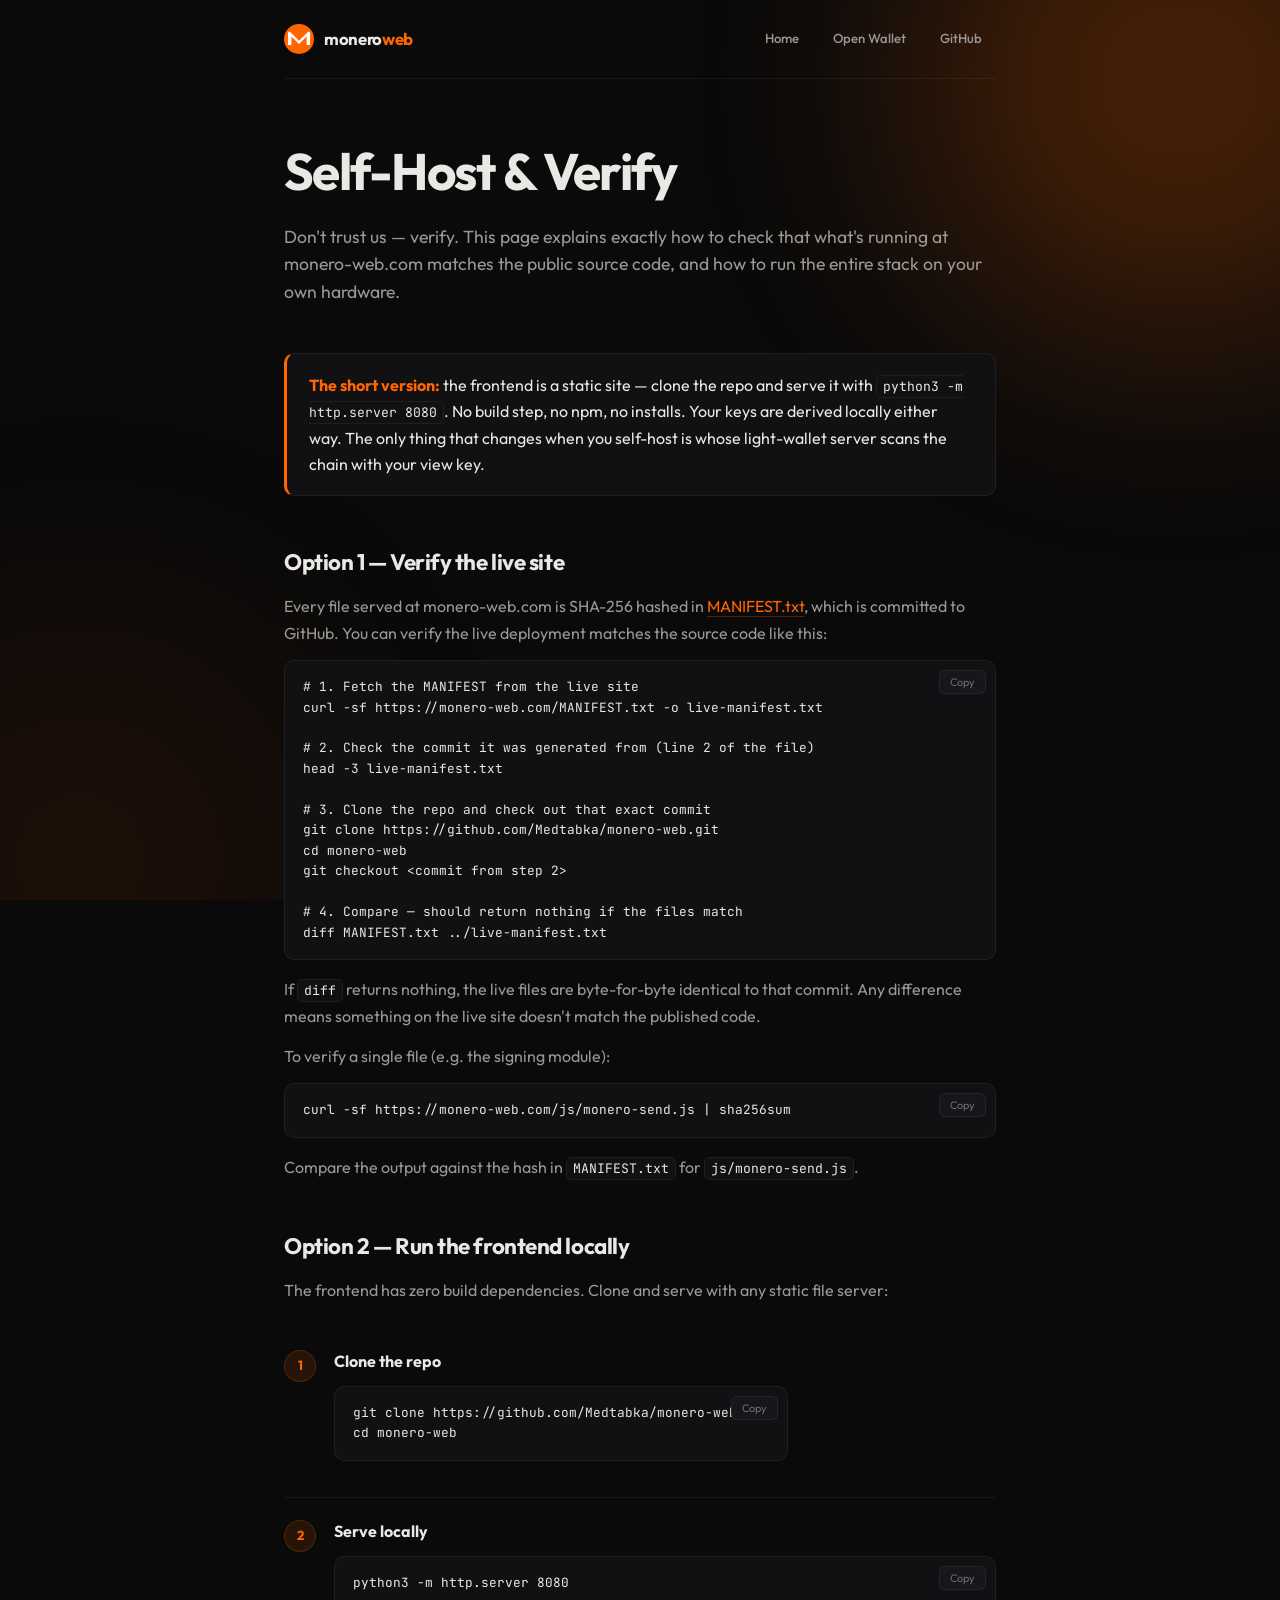
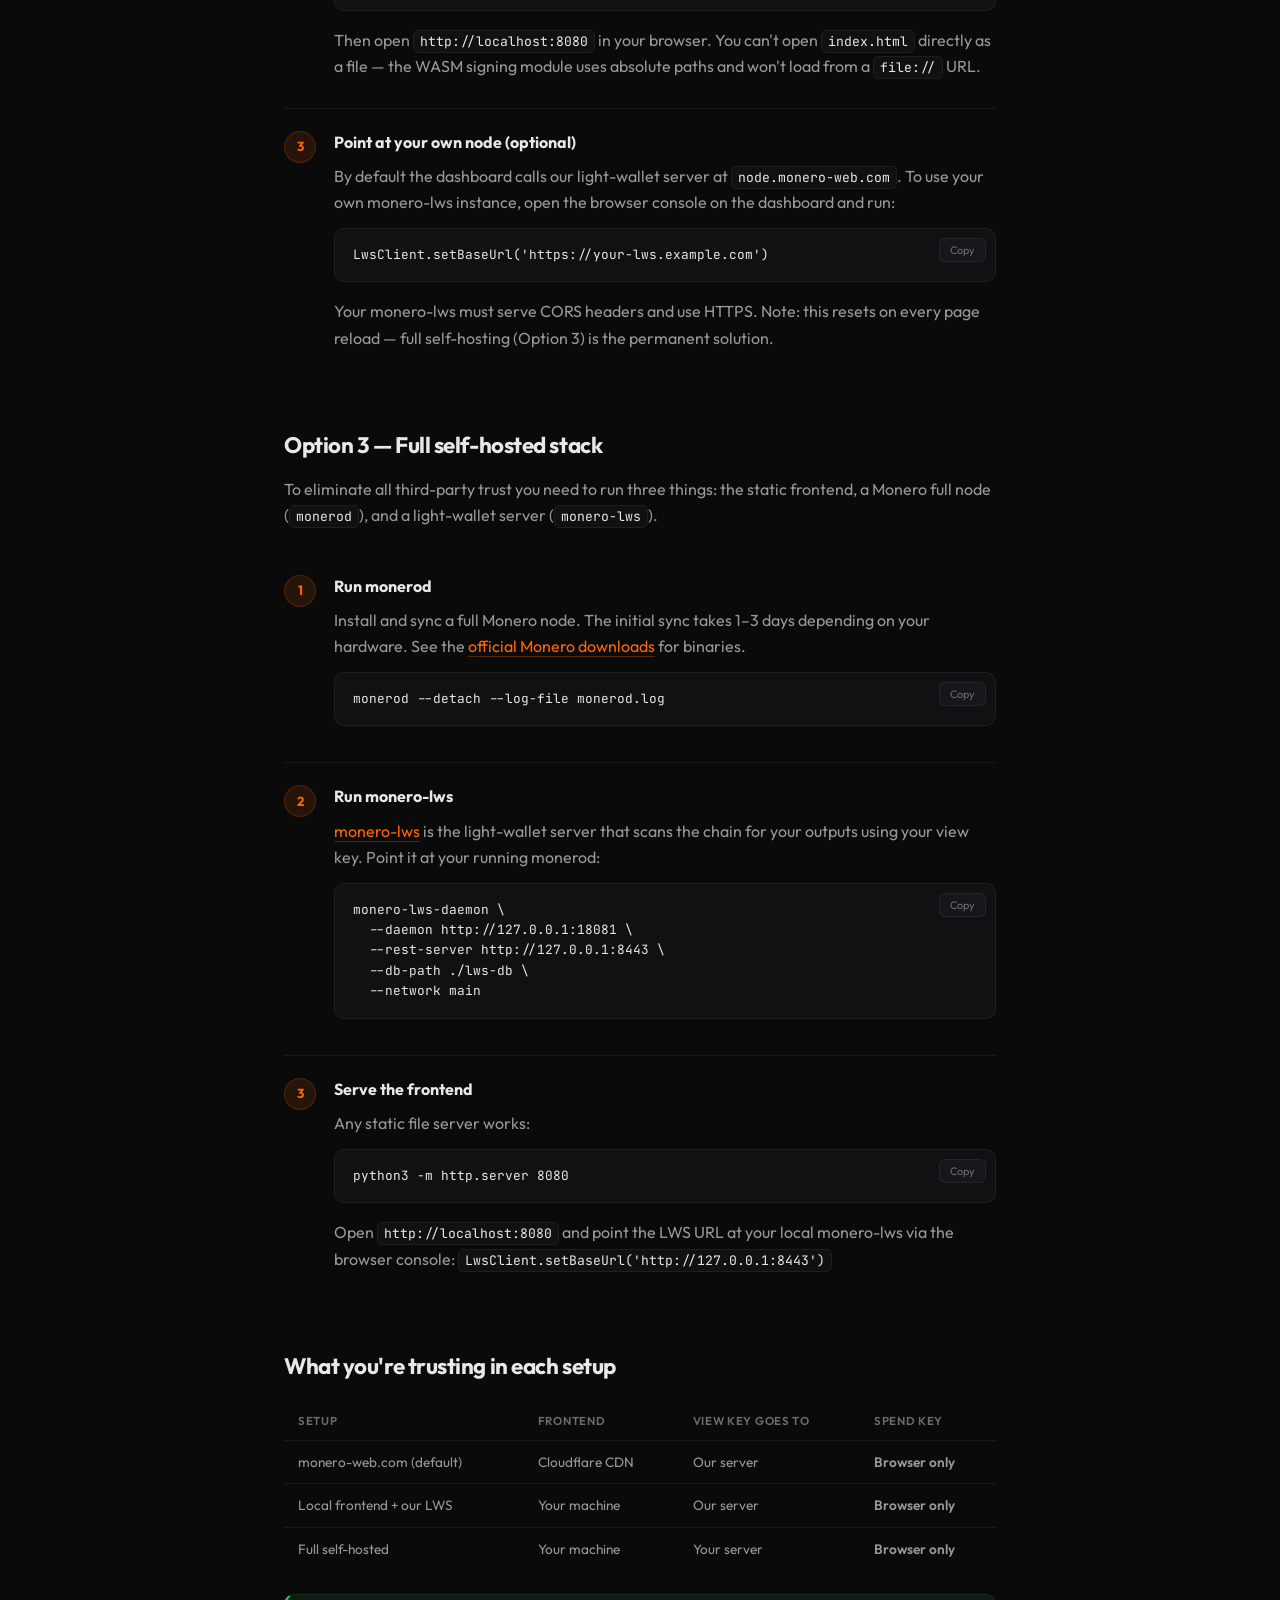
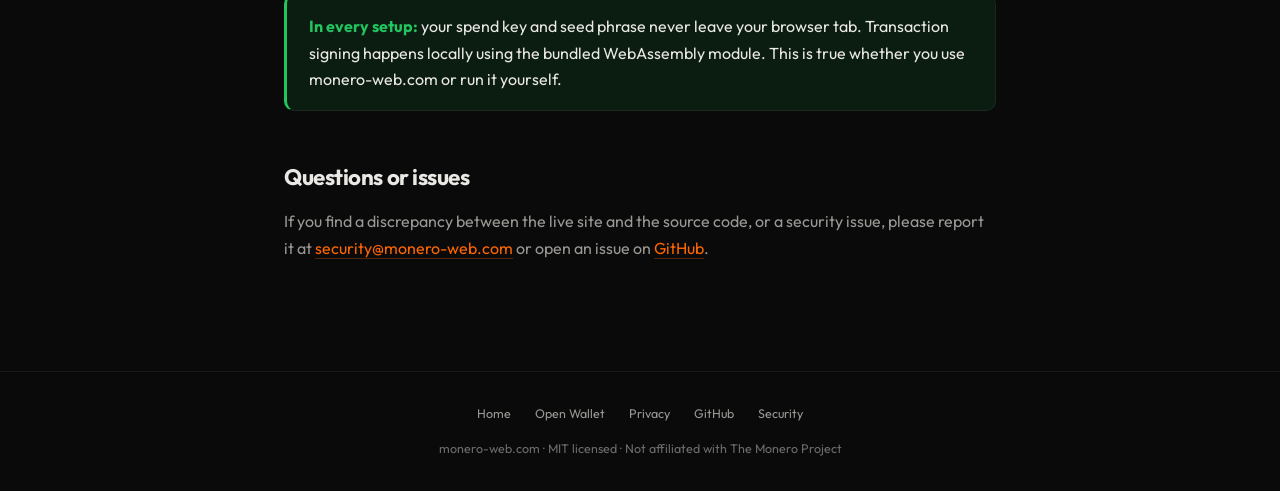
<file: self-host.html>
<!DOCTYPE html>
<html lang="en">
<head>
<meta charset="UTF-8">
<meta name="viewport" content="width=device-width, initial-scale=1.0">
<meta property="og:title" content="Self-Host & Verify — monero-web.com">
<meta property="og:description" content="Don't trust us. Verify. Run monero-web entirely on your own hardware, or check that what's live matches the open-source code.">
<meta property="og:url" content="https://monero-web.com/self-host">
<meta property="og:type" content="website">
<meta property="og:image" content="https://monero-web.com/assets/social-card.png">
<meta property="og:image:width" content="1200">
<meta property="og:image:height" content="630">
<meta name="twitter:card" content="summary_large_image">
<meta name="twitter:image" content="https://monero-web.com/assets/social-card.png">
<title>Self-Host & Verify — Monero Web</title>
<meta name="description" content="Run monero-web on your own machine. Verify the live site matches the open-source code. Step-by-step guide.">
<link rel="canonical" href="https://monero-web.com/self-host">
<meta name="robots" content="index, follow">

<link rel="icon" type="image/svg+xml" href="/favicon.svg">
<link rel="stylesheet" href="/fonts/fonts.css">

<style>
:root {
  --bg:#0a0a0a; --surface:#111113; --surface-2:#17171b; --border:rgba(255,255,255,0.06);
  --text:#eae8e4; --text-mid:#9a9894; --text-dim:#6e6c6a;
  --xmr:#ff6600; --xmr-dim:rgba(255,102,0,0.12); --xmr-glow:rgba(255,102,0,0.25);
  --success:#22c55e; --success-dim:rgba(34,197,94,0.1); --radius:14px;
}
*{margin:0;padding:0;box-sizing:border-box}
body{user-select:none;-webkit-user-select:none;cursor:default;background:var(--bg);color:var(--text);font-family:'Outfit',sans-serif;font-size:16px;line-height:1.65;-webkit-font-smoothing:antialiased;min-height:100dvh;display:flex;flex-direction:column}
p,li,h1,h2,h3,code,pre{user-select:text;-webkit-user-select:text;cursor:text}
a{color:var(--xmr);text-decoration:none;border-bottom:1px solid rgba(255,102,0,0.3);cursor:pointer}
a:hover{border-bottom-color:var(--xmr)}
button,.btn,nav a{cursor:pointer}

.ambient{position:fixed;inset:0;z-index:0;pointer-events:none;overflow:hidden}
.orb{position:absolute;border-radius:50%;filter:blur(120px);opacity:.25}
.orb-1{width:520px;height:520px;background:#ff6600;top:-180px;right:-160px}
.orb-2{width:480px;height:480px;background:#7c2d00;bottom:-200px;left:-160px;opacity:.18}

.container{width:100%;max-width:760px;margin:0 auto;padding:0 24px;position:relative;z-index:2}

nav{padding:20px 0;display:flex;align-items:center;justify-content:space-between;border-bottom:1px solid var(--border)}
.logo{display:flex;align-items:center;gap:10px;text-decoration:none;color:inherit;border:0}
.logo svg{width:30px;height:30px}
.logo-text{font-size:1.05rem;font-weight:700;letter-spacing:-0.02em}
.logo-text span{color:var(--xmr)}
.nav-links{display:flex;gap:6px}
.nav-links a{color:var(--text-mid);font-size:.82rem;font-weight:500;padding:8px 14px;border:0;border-radius:100px;transition:all .25s;text-decoration:none}
.nav-links a:hover{color:var(--text);background:var(--surface-2)}

main{flex:1;padding:64px 0 96px}
h1{font-size:clamp(2rem,5vw,3.2rem);font-weight:800;letter-spacing:-0.03em;line-height:1.1;margin-bottom:24px}
.lead{font-size:1.1rem;color:var(--text-mid);margin-bottom:48px;line-height:1.55}
h2{font-size:1.4rem;font-weight:700;letter-spacing:-0.02em;margin:48px 0 12px;color:var(--text)}
h3{font-size:1rem;font-weight:700;margin:24px 0 8px;color:var(--text)}
p{margin-bottom:14px;color:var(--text-mid)}
ul,ol{padding-left:22px;margin-bottom:14px;color:var(--text-mid)}
li{margin-bottom:8px;line-height:1.55}

.callout{background:var(--surface);border:1px solid var(--border);border-left:3px solid var(--xmr);border-radius:10px;padding:18px 22px;margin:24px 0;color:var(--text)}
.callout strong{color:var(--xmr)}
.callout-green{border-left-color:var(--success);background:var(--success-dim)}
.callout-green strong{color:var(--success)}

/* Step blocks */
.steps{display:flex;flex-direction:column;gap:0;margin:24px 0}
.step{display:flex;gap:18px;padding:20px 0;border-bottom:1px solid var(--border)}
.step:last-child{border-bottom:none}
.step-num{flex-shrink:0;width:32px;height:32px;border-radius:50%;background:var(--xmr-dim);border:1px solid rgba(255,102,0,0.2);color:var(--xmr);font-size:.82rem;font-weight:700;display:flex;align-items:center;justify-content:center;margin-top:2px}
.step-body h3{margin-top:0}
.step-body p{margin-bottom:8px}

/* Code blocks */
pre{background:var(--surface);border:1px solid var(--border);border-radius:10px;padding:16px 18px;overflow-x:auto;margin:12px 0 16px;font-family:'JetBrains Mono',monospace;font-size:.8rem;line-height:1.6;color:var(--text-mid)}
code{font-family:'JetBrains Mono',monospace;font-size:.82em;background:var(--surface);border:1px solid var(--border);padding:2px 6px;border-radius:5px;color:var(--text)}
pre code{background:none;border:none;padding:0;font-size:inherit}

/* Copy button on code blocks */
.code-wrap{position:relative}
.copy-code{position:absolute;top:10px;right:10px;background:var(--surface-2);border:1px solid var(--border);color:var(--text-dim);font-size:.68rem;padding:4px 10px;border-radius:6px;cursor:pointer;font-family:'Outfit',sans-serif;transition:all .2s}
.copy-code:hover{color:var(--text);border-color:rgba(255,255,255,0.15)}

/* Trust table */
.trust-table{width:100%;border-collapse:collapse;margin:16px 0;font-size:.85rem}
.trust-table th{text-align:left;padding:10px 14px;border-bottom:1px solid var(--border);color:var(--text-dim);font-weight:600;font-size:.72rem;text-transform:uppercase;letter-spacing:.06em}
.trust-table td{padding:10px 14px;border-bottom:1px solid var(--border);color:var(--text-mid);vertical-align:top}
.trust-table tr:last-child td{border-bottom:none}
.yes{color:var(--success);font-weight:600}
.no{color:#ef4444;font-weight:600}

footer{padding:32px 0;border-top:1px solid var(--border);color:var(--text-dim);font-size:.78rem;text-align:center}
footer a{color:var(--text-mid);border:0}
footer a:hover{color:var(--text)}
.footer-row{display:flex;gap:24px;justify-content:center;flex-wrap:wrap;margin-bottom:14px}
</style>
</head>
<body>

<div class="ambient"><div class="orb orb-1"></div><div class="orb orb-2"></div></div>

<header>
  <div class="container">
    <nav>
      <a href="/" class="logo" title="Back to home">
        <svg viewBox="0 0 256 256"><circle cx="128" cy="128" r="128" fill="#ff6600"/><path d="M63.5 178.2V105.7l64.5 64.5 64.5-64.5v72.5h29.8v-99.9c0-6.7-5.4-12.1-12.1-12.1-3.2 0-6.3 1.3-8.6 3.5L128 143.3 54.4 69.7c-2.3-2.3-5.3-3.5-8.6-3.5-6.7 0-12.1 5.4-12.1 12.1v99.9h29.8z" fill="#fff"/></svg>
        <div class="logo-text">monero<span>web</span></div>
      </a>
      <div class="nav-links">
        <a href="/">Home</a>
        <a href="/verify">Open Wallet</a>
        <a href="https://github.com/Medtabka/monero-web" target="_blank" rel="noopener">GitHub</a>
      </div>
    </nav>
  </div>
</header>

<main>
  <div class="container">

    <h1>Self-Host & Verify</h1>
    <p class="lead">Don't trust us — verify. This page explains exactly how to check that what's running at monero-web.com matches the public source code, and how to run the entire stack on your own hardware.</p>

    <div class="callout">
      <strong>The short version:</strong> the frontend is a static site — clone the repo and serve it with <code>python3 -m http.server 8080</code>. No build step, no npm, no installs. Your keys are derived locally either way. The only thing that changes when you self-host is whose light-wallet server scans the chain with your view key.
    </div>

    <!-- ── OPTION 1: Verify live site ── -->
    <h2>Option 1 — Verify the live site</h2>
    <p>Every file served at monero-web.com is SHA-256 hashed in <a href="https://github.com/Medtabka/monero-web/blob/main/MANIFEST.txt" target="_blank" rel="noopener">MANIFEST.txt</a>, which is committed to GitHub. You can verify the live deployment matches the source code like this:</p>

    <div class="code-wrap">
      <pre><code># 1. Fetch the MANIFEST from the live site
curl -sf https://monero-web.com/MANIFEST.txt -o live-manifest.txt

# 2. Check the commit it was generated from (line 2 of the file)
head -3 live-manifest.txt

# 3. Clone the repo and check out that exact commit
git clone https://github.com/Medtabka/monero-web.git
cd monero-web
git checkout &lt;commit from step 2&gt;

# 4. Compare — should return nothing if the files match
diff MANIFEST.txt ../live-manifest.txt</code></pre>
      <button class="copy-code" onclick="copyCode(this)">Copy</button>
    </div>

    <p>If <code>diff</code> returns nothing, the live files are byte-for-byte identical to that commit. Any difference means something on the live site doesn't match the published code.</p>

    <p>To verify a single file (e.g. the signing module):</p>
    <div class="code-wrap">
      <pre><code>curl -sf https://monero-web.com/js/monero-send.js | sha256sum</code></pre>
      <button class="copy-code" onclick="copyCode(this)">Copy</button>
    </div>
    <p>Compare the output against the hash in <code>MANIFEST.txt</code> for <code>js/monero-send.js</code>.</p>

    <!-- ── OPTION 2: Run locally ── -->
    <h2>Option 2 — Run the frontend locally</h2>
    <p>The frontend has zero build dependencies. Clone and serve with any static file server:</p>

    <div class="steps">
      <div class="step">
        <div class="step-num">1</div>
        <div class="step-body">
          <h3>Clone the repo</h3>
          <div class="code-wrap">
            <pre><code>git clone https://github.com/Medtabka/monero-web.git
cd monero-web</code></pre>
            <button class="copy-code" onclick="copyCode(this)">Copy</button>
          </div>
        </div>
      </div>

      <div class="step">
        <div class="step-num">2</div>
        <div class="step-body">
          <h3>Serve locally</h3>
          <div class="code-wrap">
            <pre><code>python3 -m http.server 8080</code></pre>
            <button class="copy-code" onclick="copyCode(this)">Copy</button>
          </div>
          <p>Then open <code>http://localhost:8080</code> in your browser. You can't open <code>index.html</code> directly as a file — the WASM signing module uses absolute paths and won't load from a <code>file://</code> URL.</p>
        </div>
      </div>

      <div class="step">
        <div class="step-num">3</div>
        <div class="step-body">
          <h3>Point at your own node (optional)</h3>
          <p>By default the dashboard calls our light-wallet server at <code>node.monero-web.com</code>. To use your own monero-lws instance, open the browser console on the dashboard and run:</p>
          <div class="code-wrap">
            <pre><code>LwsClient.setBaseUrl('https://your-lws.example.com')</code></pre>
            <button class="copy-code" onclick="copyCode(this)">Copy</button>
          </div>
          <p>Your monero-lws must serve CORS headers and use HTTPS. Note: this resets on every page reload — full self-hosting (Option 3) is the permanent solution.</p>
        </div>
      </div>
    </div>

    <!-- ── OPTION 3: Full self-host ── -->
    <h2>Option 3 — Full self-hosted stack</h2>
    <p>To eliminate all third-party trust you need to run three things: the static frontend, a Monero full node (<code>monerod</code>), and a light-wallet server (<code>monero-lws</code>).</p>

    <div class="steps">
      <div class="step">
        <div class="step-num">1</div>
        <div class="step-body">
          <h3>Run monerod</h3>
          <p>Install and sync a full Monero node. The initial sync takes 1–3 days depending on your hardware. See the <a href="https://www.getmonero.org/downloads/" target="_blank" rel="noopener">official Monero downloads</a> for binaries.</p>
          <div class="code-wrap">
            <pre><code>monerod --detach --log-file monerod.log</code></pre>
            <button class="copy-code" onclick="copyCode(this)">Copy</button>
          </div>
        </div>
      </div>

      <div class="step">
        <div class="step-num">2</div>
        <div class="step-body">
          <h3>Run monero-lws</h3>
          <p><a href="https://github.com/vtnerd/monero-lws" target="_blank" rel="noopener">monero-lws</a> is the light-wallet server that scans the chain for your outputs using your view key. Point it at your running monerod:</p>
          <div class="code-wrap">
            <pre><code>monero-lws-daemon \
  --daemon http://127.0.0.1:18081 \
  --rest-server http://127.0.0.1:8443 \
  --db-path ./lws-db \
  --network main</code></pre>
            <button class="copy-code" onclick="copyCode(this)">Copy</button>
          </div>
        </div>
      </div>

      <div class="step">
        <div class="step-num">3</div>
        <div class="step-body">
          <h3>Serve the frontend</h3>
          <p>Any static file server works:</p>
          <div class="code-wrap">
            <pre><code>python3 -m http.server 8080</code></pre>
            <button class="copy-code" onclick="copyCode(this)">Copy</button>
          </div>
          <p>Open <code>http://localhost:8080</code> and point the LWS URL at your local monero-lws via the browser console: <code>LwsClient.setBaseUrl('http://127.0.0.1:8443')</code></p>
        </div>
      </div>
    </div>

    <!-- ── What you're trusting ── -->
    <h2>What you're trusting in each setup</h2>
    <table class="trust-table">
      <thead>
        <tr>
          <th>Setup</th>
          <th>Frontend</th>
          <th>View key goes to</th>
          <th>Spend key</th>
        </tr>
      </thead>
      <tbody>
        <tr>
          <td>monero-web.com (default)</td>
          <td>Cloudflare CDN</td>
          <td>Our server</td>
          <td class="yes">Browser only</td>
        </tr>
        <tr>
          <td>Local frontend + our LWS</td>
          <td>Your machine</td>
          <td>Our server</td>
          <td class="yes">Browser only</td>
        </tr>
        <tr>
          <td>Full self-hosted</td>
          <td>Your machine</td>
          <td>Your server</td>
          <td class="yes">Browser only</td>
        </tr>
      </tbody>
    </table>

    <div class="callout callout-green" style="margin-top:24px">
      <strong>In every setup:</strong> your spend key and seed phrase never leave your browser tab. Transaction signing happens locally using the bundled WebAssembly module. This is true whether you use monero-web.com or run it yourself.
    </div>

    <h2>Questions or issues</h2>
    <p>If you find a discrepancy between the live site and the source code, or a security issue, please report it at <a href="mailto:security@monero-web.com">security@monero-web.com</a> or open an issue on <a href="https://github.com/Medtabka/monero-web" target="_blank" rel="noopener">GitHub</a>.</p>

  </div>
</main>

<footer>
  <div class="container">
    <div class="footer-row">
      <a href="/">Home</a>
      <a href="/verify">Open Wallet</a>
      <a href="/privacy">Privacy</a>
      <a href="https://github.com/Medtabka/monero-web" target="_blank" rel="noopener">GitHub</a>
      <a href="https://github.com/Medtabka/monero-web/blob/main/SECURITY.md" target="_blank" rel="noopener">Security</a>
    </div>
    <div>monero-web.com · MIT licensed · Not affiliated with The Monero Project</div>
  </div>
</footer>

<script>
function copyCode(btn) {
  var pre = btn.previousElementSibling;
  var text = pre.textContent;
  navigator.clipboard.writeText(text).then(function () {
    var old = btn.textContent;
    btn.textContent = 'Copied!';
    setTimeout(function () { btn.textContent = old; }, 1500);
  });
}
</script>

</body>
</html>
</file>
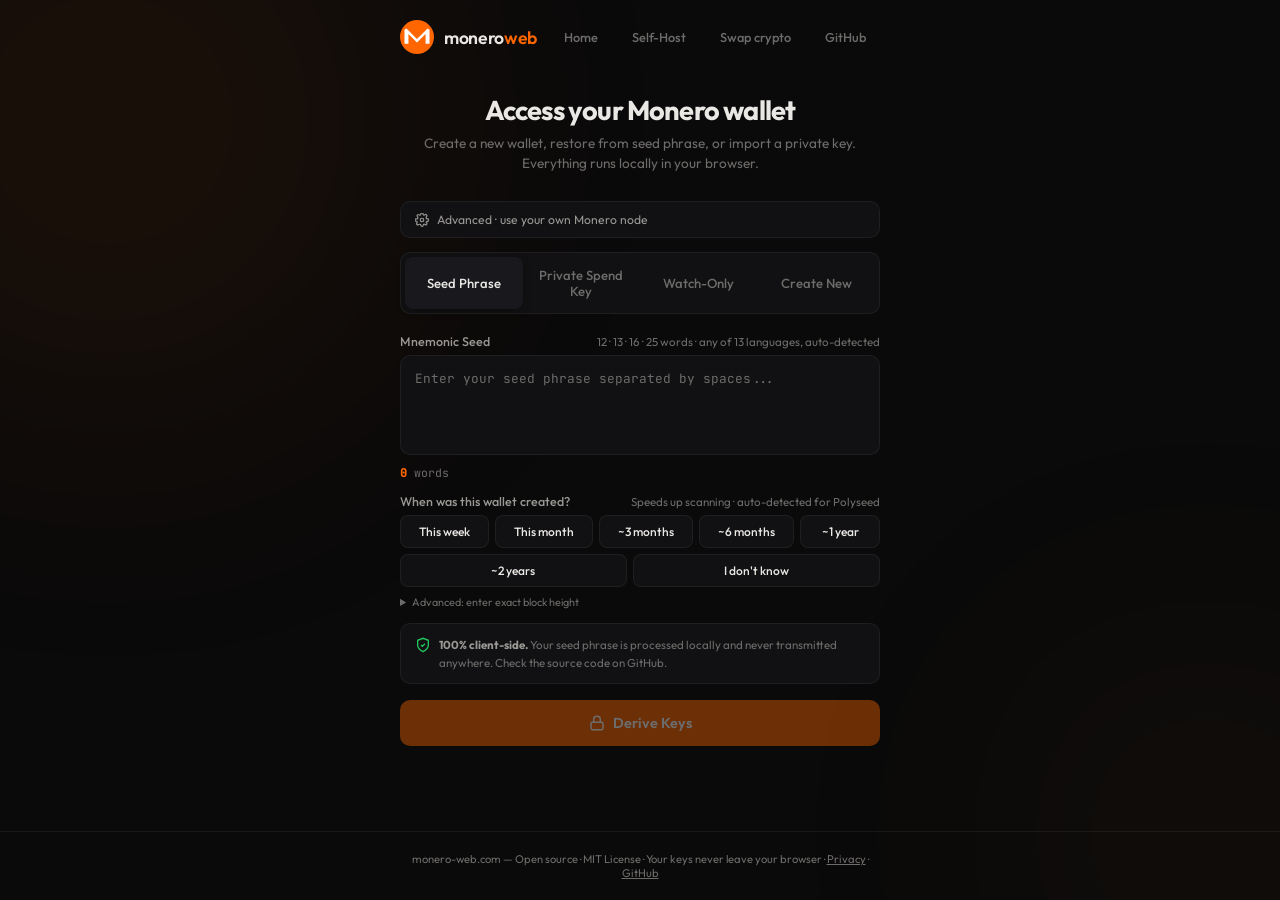
<file: verify.html>
<!DOCTYPE html>
<html lang="en">
<head>
<meta charset="UTF-8">
<meta name="viewport" content="width=device-width, initial-scale=1.0, maximum-scale=1">
<meta name="description" content="Open your Monero web wallet in the browser. Enter a BIP-39, MyMonero 13-word, Polyseed or 25-word standard seed — keys derive locally and never leave your device. Non-custodial, open source, no downloads.">
<link rel="canonical" href="https://monero-web.com/verify">
<meta property="og:title" content="Open your Monero wallet — monero-web.com">
<meta property="og:description" content="Derive keys, manage subaddresses, and access your Monero — entirely in your browser. Supports BIP-39, MyMonero, Polyseed, and 25-word standard seeds.">
<meta property="og:url" content="https://monero-web.com/verify">
<meta property="og:type" content="website">
<meta property="og:image" content="https://monero-web.com/assets/social-card.png">
<meta property="og:image:width" content="1200">
<meta property="og:image:height" content="630">
<meta name="twitter:card" content="summary_large_image">
<meta name="twitter:image" content="https://monero-web.com/assets/social-card.png">
<title>Monero Web — Verify Your Wallet</title>
<link rel="icon" type="image/svg+xml" href="/favicon.svg">
<link rel="icon" type="image/x-icon" href="/favicon.ico" sizes="any">
<link rel="stylesheet" href="/fonts/fonts.css">
<style>
:root {
  --bg:#0a0a0a; --surface:#111113; --surface-2:#19191d; --border:rgba(255,255,255,0.06);
  --border-focus:rgba(255,130,47,0.4); --text:#eae8e4; --text-dim:#6e6c6a; --text-mid:#9a9894;
  --xmr:#ff6600; --xmr-dim:rgba(255,102,0,0.12); --xmr-glow:rgba(255,102,0,0.2);
  --success:#22c55e; --danger:#ef4444; --radius-sm:10px;
}
*{margin:0;padding:0;box-sizing:border-box}
/* Stop the I-beam text caret from appearing on decorative UI when clicked.
   Inputs, textareas, derived keys and the recovered mnemonic stay selectable. */
body{user-select:none;-webkit-user-select:none;cursor:default}
input,textarea{user-select:text;-webkit-user-select:text;cursor:text}
.result-value,#res-mnemonic,#create-mnemonic,#create-spend,#create-view,#create-address{user-select:text;-webkit-user-select:text;cursor:text}
button,a,.tab,.copy-btn{cursor:pointer}
html{background:var(--bg);color:var(--text);font-family:'Outfit',sans-serif;font-size:16px;-webkit-font-smoothing:antialiased}
body{min-height:100dvh;display:flex;flex-direction:column;overflow-x:hidden}

.ambient{position:fixed;inset:0;z-index:0;pointer-events:none;overflow:hidden}
.ambient .orb{position:absolute;border-radius:50%;filter:blur(140px);animation:drift 20s ease-in-out infinite alternate}
.ambient .orb-1{width:600px;height:600px;background:var(--xmr);opacity:.08;top:-20%;left:-15%}
.ambient .orb-2{width:400px;height:400px;background:#ff8c42;opacity:.05;bottom:-15%;right:-10%;animation-delay:-8s}

.page{position:relative;z-index:2;flex:1;display:flex;flex-direction:column}
.container{width:100%;max-width:500px;margin:0 auto;padding:0 20px}

nav{padding:20px 0;display:flex;align-items:center;justify-content:space-between;animation:fadeDown .7s ease-out both}
.logo{display:flex;align-items:center;gap:10px}
.logo-icon{width:34px;height:34px}
.logo-text{font-size:1.1rem;font-weight:600;letter-spacing:-0.02em}
.logo-text span{color:var(--xmr)}
.nav-links{display:flex;gap:6px}
.nav-links a{color:var(--text-dim);text-decoration:none;font-size:.8rem;font-weight:500;padding:7px 14px;border-radius:100px;transition:all .25s}
.nav-links a:hover{color:var(--text);background:var(--surface-2)}

.main-area{flex:1;display:flex;align-items:flex-start;justify-content:center;padding:20px 0 60px}
.card{width:100%;animation:fadeUp .8s .15s ease-out both}
.card-header{text-align:center;margin-bottom:28px}
.card-header h1{font-size:1.5rem;font-weight:700;letter-spacing:-0.03em;line-height:1.2;margin-bottom:6px}
.card-header p{font-size:.85rem;color:var(--text-dim);line-height:1.5}

.tabs{display:flex;background:var(--surface);border:1px solid var(--border);border-radius:var(--radius-sm);padding:4px;margin-bottom:20px}
.tab{flex:1;padding:10px 8px;text-align:center;font-size:.82rem;font-weight:500;color:var(--text-dim);border-radius:8px;cursor:pointer;transition:all .25s;border:none;background:none;font-family:inherit}
.tab:hover{color:var(--text)}
.tab.active{background:var(--surface-2);color:var(--text);box-shadow:0 2px 8px rgba(0,0,0,.3)}

.form-section{display:none}
.form-section.active{display:block;animation:fadeIn .35s ease-out}

.input-group{margin-bottom:14px}
.input-group label{display:flex;align-items:center;justify-content:space-between;font-size:.78rem;font-weight:500;color:var(--text-mid);margin-bottom:6px}
.input-group label .hint{font-weight:400;color:var(--text-dim);font-size:.72rem}
.input-group textarea{width:100%;background:var(--surface);border:1px solid var(--border);border-radius:var(--radius-sm);padding:12px 14px;font-family:'JetBrains Mono',monospace;font-size:.8rem;line-height:1.7;color:var(--text);resize:none;outline:none;transition:border-color .25s,box-shadow .25s;min-height:100px}
.input-group textarea::placeholder{color:var(--text-dim);font-family:'JetBrains Mono',monospace}
.input-group textarea:focus{border-color:var(--border-focus);box-shadow:0 0 0 3px var(--xmr-dim)}
.input-group input{width:100%;background:var(--surface);border:1px solid var(--border);border-radius:var(--radius-sm);padding:12px 14px;font-family:'JetBrains Mono',monospace;font-size:.8rem;color:var(--text);outline:none;transition:border-color .25s,box-shadow .25s}
.input-group input::placeholder{color:var(--text-dim)}
.input-group input:focus{border-color:var(--border-focus);box-shadow:0 0 0 3px var(--xmr-dim)}

.seed-status-row{display:flex;align-items:center;justify-content:space-between;margin-top:6px}
.word-count{font-size:.72rem;color:var(--text-dim);font-family:'JetBrains Mono',monospace}
.word-count .count{color:var(--xmr);font-weight:600}
.word-count.valid .count{color:var(--success)}
.seed-format-badge{font-size:.68rem;font-weight:600;padding:3px 10px;border-radius:100px;letter-spacing:.03em}
.seed-format-badge.bip39{background:rgba(56,189,248,0.1);border:1px solid rgba(56,189,248,0.2);color:#38bdf8}
.seed-format-badge.mymonero{background:rgba(168,85,247,0.12);border:1px solid rgba(168,85,247,0.2);color:#c084fc}
.seed-format-badge.polyseed{background:rgba(34,197,94,0.1);border:1px solid rgba(34,197,94,0.2);color:#4ade80}
.seed-format-badge.standard{background:var(--xmr-dim);border:1px solid rgba(255,102,0,0.15);color:var(--xmr)}

.btn-primary{width:100%;padding:14px;background:var(--xmr);color:#fff;font-family:'Outfit',sans-serif;font-size:.9rem;font-weight:600;border:none;border-radius:var(--radius-sm);cursor:pointer;transition:all .25s;box-shadow:0 4px 24px var(--xmr-glow);display:flex;align-items:center;justify-content:center;gap:8px}
.btn-primary:hover{background:#e85d00;transform:translateY(-1px)}
.btn-primary:disabled{opacity:.4;cursor:not-allowed;transform:none;box-shadow:none}

/* ─── RESULTS ─── */
.results{display:none;margin-top:20px;animation:fadeIn .4s ease-out}
.results.show{display:block}
.result-card{background:var(--surface);border:1px solid var(--border);border-radius:var(--radius-sm);padding:16px;margin-bottom:12px}
.result-card .result-label{font-size:.7rem;font-weight:500;color:var(--text-dim);text-transform:uppercase;letter-spacing:.06em;margin-bottom:6px;display:flex;align-items:center;justify-content:space-between}
.result-card .result-value{font-family:'JetBrains Mono',monospace;font-size:.75rem;color:var(--text);word-break:break-all;line-height:1.6;user-select:all}
.result-card .result-value.address{color:var(--xmr);font-size:.8rem;font-weight:500}
.copy-btn{background:none;border:1px solid var(--border);border-radius:6px;padding:3px 10px;font-size:.65rem;color:var(--text-dim);cursor:pointer;font-family:'Outfit',sans-serif;transition:all .2s}
.copy-btn:hover{color:var(--text);border-color:rgba(255,255,255,.15)}
.copy-btn.copied{color:var(--success);border-color:rgba(34,197,94,.3)}

.result-match{display:flex;align-items:center;gap:8px;padding:12px 16px;border-radius:var(--radius-sm);margin-bottom:12px;font-size:.8rem;font-weight:500}
.result-match.success{background:rgba(34,197,94,0.08);border:1px solid rgba(34,197,94,0.15);color:#4ade80}
.result-match.info{background:var(--xmr-dim);border:1px solid rgba(255,102,0,0.12);color:var(--xmr)}

.error-msg{background:rgba(239,68,68,0.08);border:1px solid rgba(239,68,68,0.15);color:#f87171;padding:12px 16px;border-radius:var(--radius-sm);font-size:.8rem;margin-top:12px;display:none}
.error-msg.show{display:block}

.security-notice{display:flex;gap:8px;background:var(--surface);border:1px solid var(--border);border-radius:var(--radius-sm);padding:12px 14px;margin-bottom:16px}
.security-notice svg{flex-shrink:0;width:16px;height:16px;color:var(--success);margin-top:1px}
.security-notice p{font-size:.72rem;line-height:1.5;color:var(--text-dim)}
.security-notice strong{color:var(--text-mid)}

footer{padding:20px 0;text-align:center;border-top:1px solid var(--border);position:relative;z-index:2}
footer p{font-size:.7rem;color:var(--text-dim)}

@keyframes drift{0%{transform:translate(0,0) scale(1)}100%{transform:translate(30px,-20px) scale(1.1)}}
@keyframes fadeDown{from{opacity:0;transform:translateY(-10px)}to{opacity:1;transform:translateY(0)}}
@keyframes fadeUp{from{opacity:0;transform:translateY(20px)}to{opacity:1;transform:translateY(0)}}
@keyframes fadeIn{from{opacity:0;transform:translateY(8px)}to{opacity:1;transform:translateY(0)}}
@keyframes spin{from{transform:rotate(0deg)}to{transform:rotate(360deg)}}
@media(min-width:520px){.container{max-width:520px}.card-header h1{font-size:1.7rem}}
@media(max-width:520px){
  .container{padding:0 16px}
  .card{padding:18px}
  .card-header{margin-bottom:18px}
  .input-group textarea{min-height:90px;font-size:.74rem}
  .input-group input,.input-group select{font-size:.74rem;padding:10px 12px}
  .tabs{flex-wrap:wrap;gap:4px}
  .tab{flex:1 1 calc(50% - 4px);font-size:.72rem;padding:8px 6px;text-align:center}
  .btn-primary{padding:13px;font-size:.86rem}
  .result-card{padding:12px}
  .result-value{font-size:.62rem}
  .security-notice{padding:10px 12px}
  .security-notice p{font-size:.7rem}
}
</style>
</head>
<body>

<div class="ambient"><div class="orb orb-1"></div><div class="orb orb-2"></div></div>

<div class="page">
  <div class="container">
    <nav>
      <a href="/" class="logo" style="text-decoration:none;color:inherit;cursor:pointer" title="Back to home">
        <svg class="logo-icon" viewBox="0 0 256 256"><circle cx="128" cy="128" r="128" fill="#ff6600"/><path d="M63.5 178.2V105.7l64.5 64.5 64.5-64.5v72.5h29.8v-99.9c0-6.7-5.4-12.1-12.1-12.1-3.2 0-6.3 1.3-8.6 3.5L128 143.3 54.4 69.7c-2.3-2.3-5.3-3.5-8.6-3.5-6.7 0-12.1 5.4-12.1 12.1v99.9h29.8z" fill="#fff"/></svg>
        <div class="logo-text">monero<span>web</span></div>
      </a>
      <div class="nav-links"><a href="/">Home</a><a href="/self-host">Self-Host</a><a href="#" class="swap-popup-trigger">Swap crypto</a><a href="https://github.com/Medtabka/monero-web" target="_blank" rel="noopener">GitHub</a></div>
    </nav>
  </div>

  <div class="main-area">
    <div class="container">
      <div class="card">
        <div class="card-header">
          <h1>Access your Monero wallet</h1>
          <p>Create a new wallet, restore from seed phrase, or import a private key. Everything runs locally in your browser.</p>
        </div>

        <!-- Advanced settings — collapsed by default. Privacy-conscious
             users can point the wallet at their own Monero node / LWS
             BEFORE deriving keys, so the view key never touches our
             default proxy. -->
        <details style="margin-bottom:14px;background:var(--surface);border:1px solid var(--border);border-radius:var(--radius-sm);padding:10px 14px">
          <summary style="cursor:pointer;font-size:.76rem;color:var(--text-mid);list-style:none;display:flex;align-items:center;gap:8px;user-select:none">
            <svg width="14" height="14" fill="none" stroke="currentColor" stroke-width="2" viewBox="0 0 24 24" style="flex-shrink:0"><circle cx="12" cy="12" r="3"/><path d="M19.4 15a1.65 1.65 0 00.33 1.82l.06.06a2 2 0 01-2.83 2.83l-.06-.06a1.65 1.65 0 00-1.82-.33 1.65 1.65 0 00-1 1.51V21a2 2 0 01-4 0v-.09A1.65 1.65 0 008 19.4a1.65 1.65 0 00-1.82.33l-.06.06a2 2 0 01-2.83-2.83l.06-.06a1.65 1.65 0 00.33-1.82 1.65 1.65 0 00-1.51-1H2a2 2 0 010-4h.09A1.65 1.65 0 004.6 8a1.65 1.65 0 00-.33-1.82l-.06-.06a2 2 0 012.83-2.83l.06.06a1.65 1.65 0 001.82.33H9a1.65 1.65 0 001-1.51V2a2 2 0 014 0v.09a1.65 1.65 0 001 1.51 1.65 1.65 0 001.82-.33l.06-.06a2 2 0 012.83 2.83l-.06.06a1.65 1.65 0 00-.33 1.82V9a1.65 1.65 0 001.51 1H22a2 2 0 010 4h-.09a1.65 1.65 0 00-1.51 1z"/></svg>
            <span>Advanced · use your own Monero node</span>
          </summary>
          <div style="margin-top:10px;padding-top:10px;border-top:1px solid var(--border)">
            <p style="font-size:.68rem;color:var(--text-dim);line-height:1.5;margin-bottom:8px">Point the wallet at a Monero node you control. The view key is sent to this node for balance scanning — leave it at the default (monero-web proxy) unless you're running your own <code>monerod</code>.</p>
            <input id="adv-node-url" type="text" placeholder="https://my-node.example:18089" autocomplete="off" spellcheck="false" style="width:100%;background:var(--surface-2);border:1px solid var(--border);border-radius:8px;padding:8px 10px;color:var(--text);font-family:'JetBrains Mono',monospace;font-size:.72rem;outline:none;margin-bottom:6px">
            <div style="display:flex;gap:6px">
              <button id="adv-node-save" type="button" class="btn-secondary" style="flex:1;padding:8px;font-size:.72rem;background:var(--surface-2);border:1px solid var(--border);border-radius:8px;color:var(--text);cursor:pointer">Save</button>
              <button id="adv-node-reset" type="button" class="btn-secondary" style="flex:1;padding:8px;font-size:.72rem;background:transparent;border:1px solid var(--border);border-radius:8px;color:var(--text-dim);cursor:pointer">Reset to default</button>
            </div>
            <div id="adv-node-msg" style="font-size:.66rem;color:var(--text-dim);margin-top:6px;min-height:12px"></div>
          </div>
        </details>

        <div class="tabs">
          <button class="tab active" data-tab="seed">Seed Phrase</button>
          <button class="tab" data-tab="keys">Private Spend Key</button>
          <button class="tab" data-tab="watch">Watch-Only</button>
          <button class="tab" data-tab="create">Create New</button>
        </div>

        <!-- SEED TAB -->
        <div class="form-section active" id="tab-seed">
          <div class="input-group">
            <label>Mnemonic Seed <span class="hint">12 · 13 · 16 · 25 words · any of 13 languages, auto-detected</span></label>
            <textarea id="seed-input" placeholder="Enter your seed phrase separated by spaces..." spellcheck="false" autocomplete="off" autocapitalize="off"></textarea>
            <div class="seed-status-row">
              <div class="word-count" id="word-counter"><span class="count" id="wc-num">0</span> words</div>
              <div class="seed-format-badge" id="seed-format" style="display:none"></div>
            </div>
          </div>

          <div class="input-group" id="bip39-pass-group" style="display:none">
            <label>BIP-39 Passphrase <span class="hint">Optional · only for 12-word seeds</span></label>
            <input type="password" id="bip39-pass" placeholder="Leave empty if you didn't set one" autocomplete="off" spellcheck="false" style="width:100%;background:var(--surface);border:1px solid var(--border);border-radius:var(--radius-sm);padding:12px 14px;font-family:'JetBrains Mono',monospace;font-size:.78rem;color:var(--text);outline:none">
          </div>

          <div class="input-group" id="restore-height-group">
            <label>When was this wallet created? <span class="hint">Speeds up scanning · auto-detected for Polyseed</span></label>
            <div id="wallet-age-buttons" style="display:flex;flex-wrap:wrap;gap:6px;margin-bottom:8px">
              <button type="button" class="wallet-age-btn" data-age="week"  style="flex:1 1 auto;padding:8px 12px;background:var(--surface);border:1px solid var(--border);border-radius:8px;color:var(--text);font-family:'Outfit',sans-serif;font-size:.75rem;font-weight:500;cursor:pointer;transition:all .2s;min-width:80px;text-align:center">This week</button>
              <button type="button" class="wallet-age-btn" data-age="month" style="flex:1 1 auto;padding:8px 12px;background:var(--surface);border:1px solid var(--border);border-radius:8px;color:var(--text);font-family:'Outfit',sans-serif;font-size:.75rem;font-weight:500;cursor:pointer;transition:all .2s;min-width:80px;text-align:center">This month</button>
              <button type="button" class="wallet-age-btn" data-age="3months" style="flex:1 1 auto;padding:8px 12px;background:var(--surface);border:1px solid var(--border);border-radius:8px;color:var(--text);font-family:'Outfit',sans-serif;font-size:.75rem;font-weight:500;cursor:pointer;transition:all .2s;min-width:80px;text-align:center">~3 months</button>
              <button type="button" class="wallet-age-btn" data-age="6months" style="flex:1 1 auto;padding:8px 12px;background:var(--surface);border:1px solid var(--border);border-radius:8px;color:var(--text);font-family:'Outfit',sans-serif;font-size:.75rem;font-weight:500;cursor:pointer;transition:all .2s;min-width:80px;text-align:center">~6 months</button>
              <button type="button" class="wallet-age-btn" data-age="year"  style="flex:1 1 auto;padding:8px 12px;background:var(--surface);border:1px solid var(--border);border-radius:8px;color:var(--text);font-family:'Outfit',sans-serif;font-size:.75rem;font-weight:500;cursor:pointer;transition:all .2s;min-width:80px;text-align:center">~1 year</button>
              <button type="button" class="wallet-age-btn" data-age="2years" style="flex:1 1 auto;padding:8px 12px;background:var(--surface);border:1px solid var(--border);border-radius:8px;color:var(--text);font-family:'Outfit',sans-serif;font-size:.75rem;font-weight:500;cursor:pointer;transition:all .2s;min-width:80px;text-align:center">~2 years</button>
              <button type="button" class="wallet-age-btn" data-age="unknown" style="flex:1 1 auto;padding:8px 12px;background:var(--surface);border:1px solid var(--border);border-radius:8px;color:var(--text);font-family:'Outfit',sans-serif;font-size:.75rem;font-weight:500;cursor:pointer;transition:all .2s;min-width:80px;text-align:center">I don't know</button>
            </div>
            <div id="restore-height-selected" style="display:none;font-size:.72rem;color:var(--success);margin-bottom:6px"></div>
            <details style="margin-top:4px">
              <summary style="font-size:.68rem;color:var(--text-dim);cursor:pointer;user-select:none">Advanced: enter exact block height</summary>
              <input type="text" id="restore-height" inputmode="numeric" placeholder="e.g. 3500000" autocomplete="off" spellcheck="false" style="width:100%;background:var(--surface);border:1px solid var(--border);border-radius:var(--radius-sm);padding:10px 14px;font-family:'JetBrains Mono',monospace;font-size:.78rem;color:var(--text);outline:none;margin-top:6px">
            </details>
          </div>

          <div class="security-notice">
            <svg fill="none" stroke="currentColor" stroke-width="2" viewBox="0 0 24 24"><path d="M12 22s8-4 8-10V5l-8-3-8 3v7c0 6 8 10 8 10z"/><path d="M9 12l2 2 4-4"/></svg>
            <p><strong>100% client-side.</strong> Your seed phrase is processed locally and never transmitted anywhere. Check the source code on GitHub.</p>
          </div>

          <button class="btn-primary" id="btn-derive-seed" disabled>
            <svg width="16" height="16" fill="none" stroke="currentColor" stroke-width="2.2" viewBox="0 0 24 24"><rect x="3" y="11" width="18" height="11" rx="2"/><path d="M7 11V7a5 5 0 0 1 10 0v4"/></svg>
            Derive Keys
          </button>
        </div>

        <!-- KEYS TAB -->
        <div class="form-section" id="tab-keys">
          <div class="input-group">
            <label>Private Spend Key <span class="hint">64-character hex</span></label>
            <input type="text" id="spend-key-input" placeholder="Enter 64-character hex spend key..." spellcheck="false" autocomplete="off" maxlength="64">
          </div>

          <div class="security-notice">
            <svg fill="none" stroke="currentColor" stroke-width="2" viewBox="0 0 24 24"><path d="M12 22s8-4 8-10V5l-8-3-8 3v7c0 6 8 10 8 10z"/><path d="M9 12l2 2 4-4"/></svg>
            <p><strong>100% client-side.</strong> Your private key never leaves this device.</p>
          </div>

          <button class="btn-primary" id="btn-derive-key" disabled>
            <svg width="16" height="16" fill="none" stroke="currentColor" stroke-width="2.2" viewBox="0 0 24 24"><rect x="3" y="11" width="18" height="11" rx="2"/><path d="M7 11V7a5 5 0 0 1 10 0v4"/></svg>
            Derive Keys
          </button>
        </div>

        <!-- WATCH-ONLY TAB -->
        <div class="form-section" id="tab-watch">
          <div class="input-group">
            <label>Wallet Address <span class="hint">95 chars · starts with 4, 5, 8, 9 or A</span></label>
            <input type="text" id="watch-addr" placeholder="4..." spellcheck="false" autocomplete="off">
          </div>
          <div class="input-group">
            <label>Private View Key <span class="hint">64-character hex</span></label>
            <input type="text" id="watch-view" placeholder="64-character hex view key..." spellcheck="false" autocomplete="off" maxlength="64">
          </div>

          <div class="security-notice" style="border-color:rgba(34,197,94,0.15)">
            <svg fill="none" stroke="var(--success)" stroke-width="2" viewBox="0 0 24 24"><path d="M1 12s4-8 11-8 11 8 11 8-4 8-11 8S1 12 1 12z"/><circle cx="12" cy="12" r="3"/></svg>
            <p><strong>Watch-only mode.</strong> The view key lets you scan for incoming payments but cannot spend them. You won't be able to send transactions or generate subaddresses without the spend key.</p>
          </div>

          <button class="btn-primary" id="btn-derive-watch" disabled>
            <svg width="16" height="16" fill="none" stroke="currentColor" stroke-width="2.2" viewBox="0 0 24 24"><path d="M1 12s4-8 11-8 11 8 11 8-4 8-11 8S1 12 1 12z"/><circle cx="12" cy="12" r="3"/></svg>
            Open Watch-Only Wallet
          </button>
        </div>

        <!-- CREATE TAB -->
        <div class="form-section" id="tab-create">
          <div class="input-group">
            <label>Seed Language</label>
            <select id="create-lang" style="width:100%;background:var(--surface);border:1px solid var(--border);border-radius:var(--radius-sm);padding:10px 14px;font-family:'Outfit',sans-serif;font-size:.82rem;color:var(--text);outline:none;cursor:pointer;appearance:none;-webkit-appearance:none;background-image:url('data:image/svg+xml,<svg width=&quot;10&quot; height=&quot;6&quot; viewBox=&quot;0 0 10 6&quot; xmlns=&quot;http://www.w3.org/2000/svg&quot;><path d=&quot;M1 1l4 4 4-4&quot; stroke=&quot;%236e6c6a&quot; stroke-width=&quot;1.5&quot; fill=&quot;none&quot;/></svg>');background-repeat:no-repeat;background-position:right 14px center">
              <option value="english">English</option>
              <option value="chinese_simplified">简体中文 (Chinese simplified)</option>
              <option value="dutch">Nederlands (Dutch)</option>
              <option value="esperanto">Esperanto</option>
              <option value="french">Français (French)</option>
              <option value="german">Deutsch (German)</option>
              <option value="italian">Italiano (Italian)</option>
              <option value="japanese">日本語 (Japanese)</option>
              <option value="lojban">Lojban</option>
              <option value="portuguese">Português (Portuguese)</option>
              <option value="russian">Русский (Russian)</option>
              <option value="spanish">Español (Spanish)</option>
            </select>
          </div>
          <div class="security-notice" style="border-color:rgba(255,102,0,0.15)">
            <svg fill="none" stroke="var(--xmr)" stroke-width="2" viewBox="0 0 24 24" style="width:20px;height:20px"><path d="M12 22s8-4 8-10V5l-8-3-8 3v7c0 6 8 10 8 10z"/></svg>
            <p><strong>This creates a brand new Monero wallet.</strong> A 25-word seed phrase will be generated using your browser's cryptographic random number generator. Write it down and store it safely — it's the only way to recover your wallet.</p>
          </div>

          <button class="btn-primary" id="btn-create" style="background:#22c55e;box-shadow:0 4px 24px rgba(34,197,94,0.2)">
            <svg width="16" height="16" fill="none" stroke="currentColor" stroke-width="2.2" viewBox="0 0 24 24"><path d="M12 5v14M5 12h14"/></svg>
            Generate New Wallet
          </button>

          <div id="create-result" style="display:none;margin-top:20px">
            <div class="result-match info">◆ New wallet created — write down your seed phrase!</div>
            <div class="result-card" style="border-color:rgba(255,102,0,0.2);background:rgba(255,102,0,0.04)">
              <div class="result-label" style="color:var(--xmr)">Your Seed Phrase — WRITE THIS DOWN <button class="copy-btn" data-target="create-mnemonic">Copy</button></div>
              <div class="result-value" id="create-mnemonic" style="font-size:.82rem;line-height:2;color:var(--text)"></div>
            </div>
            <div class="result-card">
              <div class="result-label">Monero Address <button class="copy-btn" data-target="create-address">Copy</button></div>
              <div class="result-value address" id="create-address"></div>
            </div>
            <div class="result-card">
              <div class="result-label">Private Spend Key <button class="copy-btn" data-target="create-spend">Copy</button></div>
              <div class="result-value" id="create-spend"></div>
            </div>
            <div class="result-card">
              <div class="result-label">Private View Key <button class="copy-btn" data-target="create-view">Copy</button></div>
              <div class="result-value" id="create-view"></div>
            </div>
          </div>
        </div>

        <!-- ERROR -->
        <div class="error-msg" id="error-msg"></div>

        <!-- RESULTS -->
        <div class="results" id="results">
          <div class="result-match info" id="result-format"></div>

          <div class="result-card" id="res-mnemonic-card" style="display:none;border-color:rgba(255,102,0,0.2);background:rgba(255,102,0,0.04)">
            <div class="result-label" style="color:var(--xmr)">Recovered 25-word Mnemonic <button class="copy-btn" data-target="res-mnemonic">Copy</button></div>
            <div class="result-value" id="res-mnemonic" style="font-size:.78rem;line-height:1.9;color:var(--text);word-spacing:.15em"></div>
            <div style="font-size:.7rem;color:var(--text-dim);margin-top:8px;line-height:1.5">The standard Monero 25-word phrase is a reversible encoding of your spend key — write this down for backup.</div>
          </div>
          <div class="result-card">
            <div class="result-label">Monero Address <button class="copy-btn" data-target="res-address">Copy</button></div>
            <div class="result-value address" id="res-address"></div>
          </div>
          <div class="result-card">
            <div class="result-label">Private Spend Key <button class="copy-btn" data-target="res-spend">Copy</button></div>
            <div class="result-value" id="res-spend"></div>
          </div>
          <div class="result-card">
            <div class="result-label">Private View Key <button class="copy-btn" data-target="res-view">Copy</button></div>
            <div class="result-value" id="res-view"></div>
          </div>
          <div class="result-card">
            <div class="result-label">Public Spend Key <button class="copy-btn" data-target="res-pub-spend">Copy</button></div>
            <div class="result-value" id="res-pub-spend"></div>
          </div>
          <div class="result-card">
            <div class="result-label">Public View Key <button class="copy-btn" data-target="res-pub-view">Copy</button></div>
            <div class="result-value" id="res-pub-view"></div>
          </div>
        </div>

      </div>
    </div>
  </div>

  <footer>
    <div class="container">
      <p>monero-web.com — Open source · MIT License · Your keys never leave your browser · <a href="/privacy" style="color:inherit;text-decoration:underline">Privacy</a> · <a href="https://github.com/Medtabka/monero-web" target="_blank" rel="noopener" style="color:inherit;text-decoration:underline">GitHub</a></p>
    </div>
  </footer>
</div>

<!-- Crypto engine (order matters) -->
<script src="js/keccak256.js"></script>
<script src="js/monero-ed25519.js"></script>
<script src="js/monero-wordlist.js"></script>
<script src="js/bip39-wordlist.js"></script>
<script src="js/bip39.js"></script>
<script src="js/polyseed.js"></script>
<script src="js/monero-keys.js"></script>
<script src="js/wallet-vault.js"></script>
<script src="js/lws-client.js"></script>
<script src="js/monero-english-wordlist.js"></script>
<script src="js/monero-wordlists-all.js"></script>
<script src="js/verify-page.js"></script>
<script src="js/swap-popup.js" defer></script>

</body>
</html>
</file>
<file: fonts/fonts.css>
/* cyrillic-ext */
@font-face {
  font-family: 'JetBrains Mono';
  font-style: normal;
  font-weight: 400;
  font-display: swap;
  src: url(d2761cb6ca3b.woff2) format('woff2');
  unicode-range: U+0460-052F, U+1C80-1C8A, U+20B4, U+2DE0-2DFF, U+A640-A69F, U+FE2E-FE2F;
}
/* cyrillic */
@font-face {
  font-family: 'JetBrains Mono';
  font-style: normal;
  font-weight: 400;
  font-display: swap;
  src: url(028edbf56089.woff2) format('woff2');
  unicode-range: U+0301, U+0400-045F, U+0490-0491, U+04B0-04B1, U+2116;
}
/* greek */
@font-face {
  font-family: 'JetBrains Mono';
  font-style: normal;
  font-weight: 400;
  font-display: swap;
  src: url(db1e206703a9.woff2) format('woff2');
  unicode-range: U+0370-0377, U+037A-037F, U+0384-038A, U+038C, U+038E-03A1, U+03A3-03FF;
}
/* vietnamese */
@font-face {
  font-family: 'JetBrains Mono';
  font-style: normal;
  font-weight: 400;
  font-display: swap;
  src: url(acf87d8659d5.woff2) format('woff2');
  unicode-range: U+0102-0103, U+0110-0111, U+0128-0129, U+0168-0169, U+01A0-01A1, U+01AF-01B0, U+0300-0301, U+0303-0304, U+0308-0309, U+0323, U+0329, U+1EA0-1EF9, U+20AB;
}
/* latin-ext */
@font-face {
  font-family: 'JetBrains Mono';
  font-style: normal;
  font-weight: 400;
  font-display: swap;
  src: url(c8b23d7bdfd9.woff2) format('woff2');
  unicode-range: U+0100-02BA, U+02BD-02C5, U+02C7-02CC, U+02CE-02D7, U+02DD-02FF, U+0304, U+0308, U+0329, U+1D00-1DBF, U+1E00-1E9F, U+1EF2-1EFF, U+2020, U+20A0-20AB, U+20AD-20C0, U+2113, U+2C60-2C7F, U+A720-A7FF;
}
/* latin */
@font-face {
  font-family: 'JetBrains Mono';
  font-style: normal;
  font-weight: 400;
  font-display: swap;
  src: url(0a7197f9e2dd.woff2) format('woff2');
  unicode-range: U+0000-00FF, U+0131, U+0152-0153, U+02BB-02BC, U+02C6, U+02DA, U+02DC, U+0304, U+0308, U+0329, U+2000-206F, U+20AC, U+2122, U+2191, U+2193, U+2212, U+2215, U+FEFF, U+FFFD;
}
/* cyrillic-ext */
@font-face {
  font-family: 'JetBrains Mono';
  font-style: normal;
  font-weight: 500;
  font-display: swap;
  src: url(d2761cb6ca3b.woff2) format('woff2');
  unicode-range: U+0460-052F, U+1C80-1C8A, U+20B4, U+2DE0-2DFF, U+A640-A69F, U+FE2E-FE2F;
}
/* cyrillic */
@font-face {
  font-family: 'JetBrains Mono';
  font-style: normal;
  font-weight: 500;
  font-display: swap;
  src: url(028edbf56089.woff2) format('woff2');
  unicode-range: U+0301, U+0400-045F, U+0490-0491, U+04B0-04B1, U+2116;
}
/* greek */
@font-face {
  font-family: 'JetBrains Mono';
  font-style: normal;
  font-weight: 500;
  font-display: swap;
  src: url(db1e206703a9.woff2) format('woff2');
  unicode-range: U+0370-0377, U+037A-037F, U+0384-038A, U+038C, U+038E-03A1, U+03A3-03FF;
}
/* vietnamese */
@font-face {
  font-family: 'JetBrains Mono';
  font-style: normal;
  font-weight: 500;
  font-display: swap;
  src: url(acf87d8659d5.woff2) format('woff2');
  unicode-range: U+0102-0103, U+0110-0111, U+0128-0129, U+0168-0169, U+01A0-01A1, U+01AF-01B0, U+0300-0301, U+0303-0304, U+0308-0309, U+0323, U+0329, U+1EA0-1EF9, U+20AB;
}
/* latin-ext */
@font-face {
  font-family: 'JetBrains Mono';
  font-style: normal;
  font-weight: 500;
  font-display: swap;
  src: url(c8b23d7bdfd9.woff2) format('woff2');
  unicode-range: U+0100-02BA, U+02BD-02C5, U+02C7-02CC, U+02CE-02D7, U+02DD-02FF, U+0304, U+0308, U+0329, U+1D00-1DBF, U+1E00-1E9F, U+1EF2-1EFF, U+2020, U+20A0-20AB, U+20AD-20C0, U+2113, U+2C60-2C7F, U+A720-A7FF;
}
/* latin */
@font-face {
  font-family: 'JetBrains Mono';
  font-style: normal;
  font-weight: 500;
  font-display: swap;
  src: url(0a7197f9e2dd.woff2) format('woff2');
  unicode-range: U+0000-00FF, U+0131, U+0152-0153, U+02BB-02BC, U+02C6, U+02DA, U+02DC, U+0304, U+0308, U+0329, U+2000-206F, U+20AC, U+2122, U+2191, U+2193, U+2212, U+2215, U+FEFF, U+FFFD;
}
/* latin-ext */
@font-face {
  font-family: 'Outfit';
  font-style: normal;
  font-weight: 400;
  font-display: swap;
  src: url(feaf43e855ca.woff2) format('woff2');
  unicode-range: U+0100-02BA, U+02BD-02C5, U+02C7-02CC, U+02CE-02D7, U+02DD-02FF, U+0304, U+0308, U+0329, U+1D00-1DBF, U+1E00-1E9F, U+1EF2-1EFF, U+2020, U+20A0-20AB, U+20AD-20C0, U+2113, U+2C60-2C7F, U+A720-A7FF;
}
/* latin */
@font-face {
  font-family: 'Outfit';
  font-style: normal;
  font-weight: 400;
  font-display: swap;
  src: url(97312486bc63.woff2) format('woff2');
  unicode-range: U+0000-00FF, U+0131, U+0152-0153, U+02BB-02BC, U+02C6, U+02DA, U+02DC, U+0304, U+0308, U+0329, U+2000-206F, U+20AC, U+2122, U+2191, U+2193, U+2212, U+2215, U+FEFF, U+FFFD;
}
/* latin-ext */
@font-face {
  font-family: 'Outfit';
  font-style: normal;
  font-weight: 500;
  font-display: swap;
  src: url(feaf43e855ca.woff2) format('woff2');
  unicode-range: U+0100-02BA, U+02BD-02C5, U+02C7-02CC, U+02CE-02D7, U+02DD-02FF, U+0304, U+0308, U+0329, U+1D00-1DBF, U+1E00-1E9F, U+1EF2-1EFF, U+2020, U+20A0-20AB, U+20AD-20C0, U+2113, U+2C60-2C7F, U+A720-A7FF;
}
/* latin */
@font-face {
  font-family: 'Outfit';
  font-style: normal;
  font-weight: 500;
  font-display: swap;
  src: url(97312486bc63.woff2) format('woff2');
  unicode-range: U+0000-00FF, U+0131, U+0152-0153, U+02BB-02BC, U+02C6, U+02DA, U+02DC, U+0304, U+0308, U+0329, U+2000-206F, U+20AC, U+2122, U+2191, U+2193, U+2212, U+2215, U+FEFF, U+FFFD;
}
/* latin-ext */
@font-face {
  font-family: 'Outfit';
  font-style: normal;
  font-weight: 600;
  font-display: swap;
  src: url(feaf43e855ca.woff2) format('woff2');
  unicode-range: U+0100-02BA, U+02BD-02C5, U+02C7-02CC, U+02CE-02D7, U+02DD-02FF, U+0304, U+0308, U+0329, U+1D00-1DBF, U+1E00-1E9F, U+1EF2-1EFF, U+2020, U+20A0-20AB, U+20AD-20C0, U+2113, U+2C60-2C7F, U+A720-A7FF;
}
/* latin */
@font-face {
  font-family: 'Outfit';
  font-style: normal;
  font-weight: 600;
  font-display: swap;
  src: url(97312486bc63.woff2) format('woff2');
  unicode-range: U+0000-00FF, U+0131, U+0152-0153, U+02BB-02BC, U+02C6, U+02DA, U+02DC, U+0304, U+0308, U+0329, U+2000-206F, U+20AC, U+2122, U+2191, U+2193, U+2212, U+2215, U+FEFF, U+FFFD;
}
/* latin-ext */
@font-face {
  font-family: 'Outfit';
  font-style: normal;
  font-weight: 700;
  font-display: swap;
  src: url(feaf43e855ca.woff2) format('woff2');
  unicode-range: U+0100-02BA, U+02BD-02C5, U+02C7-02CC, U+02CE-02D7, U+02DD-02FF, U+0304, U+0308, U+0329, U+1D00-1DBF, U+1E00-1E9F, U+1EF2-1EFF, U+2020, U+20A0-20AB, U+20AD-20C0, U+2113, U+2C60-2C7F, U+A720-A7FF;
}
/* latin */
@font-face {
  font-family: 'Outfit';
  font-style: normal;
  font-weight: 700;
  font-display: swap;
  src: url(97312486bc63.woff2) format('woff2');
  unicode-range: U+0000-00FF, U+0131, U+0152-0153, U+02BB-02BC, U+02C6, U+02DA, U+02DC, U+0304, U+0308, U+0329, U+2000-206F, U+20AC, U+2122, U+2191, U+2193, U+2212, U+2215, U+FEFF, U+FFFD;
}
</file>
